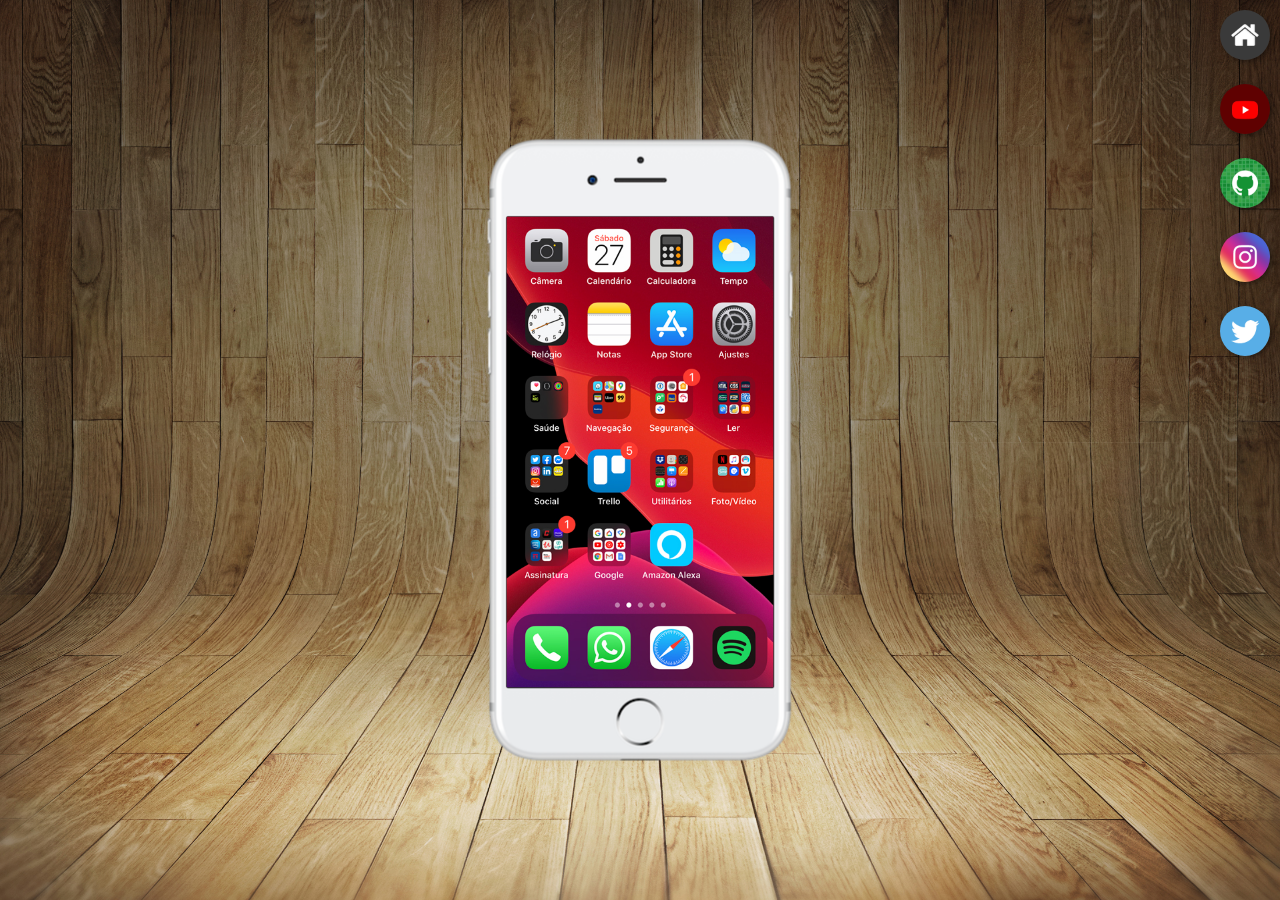
<file: index.html>
<!DOCTYPE html>
<html lang="pt-br">
<head>
    <meta charset="UTF-8">
    <meta http-equiv="X-UA-Compatible" content="IE=edge">
    <meta name="viewport" content="width=device-width, initial-scale=1.0">
    <title>Projeto Redes Sociais</title>
    <link rel="shortcut icon" href="favicon.ico" type="image/x-icon">
    <link rel="stylesheet" href="estilos/style.css">
</head>
<body>
    <main>
        <section id="telefone">
            <iframe src="home.html" name="tela" id="tela" frameborder="0">
                Seu navegador não é compatível com este recurso. =(
            </iframe>
        </section>
        <section id="redes">
            <a href="home.html" target="tela"><img src="imagens/logo-home.jpg" alt="Home"></a> <br>
            <a href="youtube.html" target="tela"><img src="imagens/logo-youtube.jpg" alt="Youtube"></a> <br>
            <a href="github.html" target="tela"><img src="imagens/logo-github.jpg" alt="GitHub"></a> <br>
            <a href="instagram.html" target="tela"><img src="imagens/logo-instagram.jpg" alt="Instagram"></a> <br>
            <a href="twitter.html" target="tela"><img src="imagens/logo-twitter.jpg" alt="Twitter"></a>
        </section>
    </main>
</body>
</html>
</file>
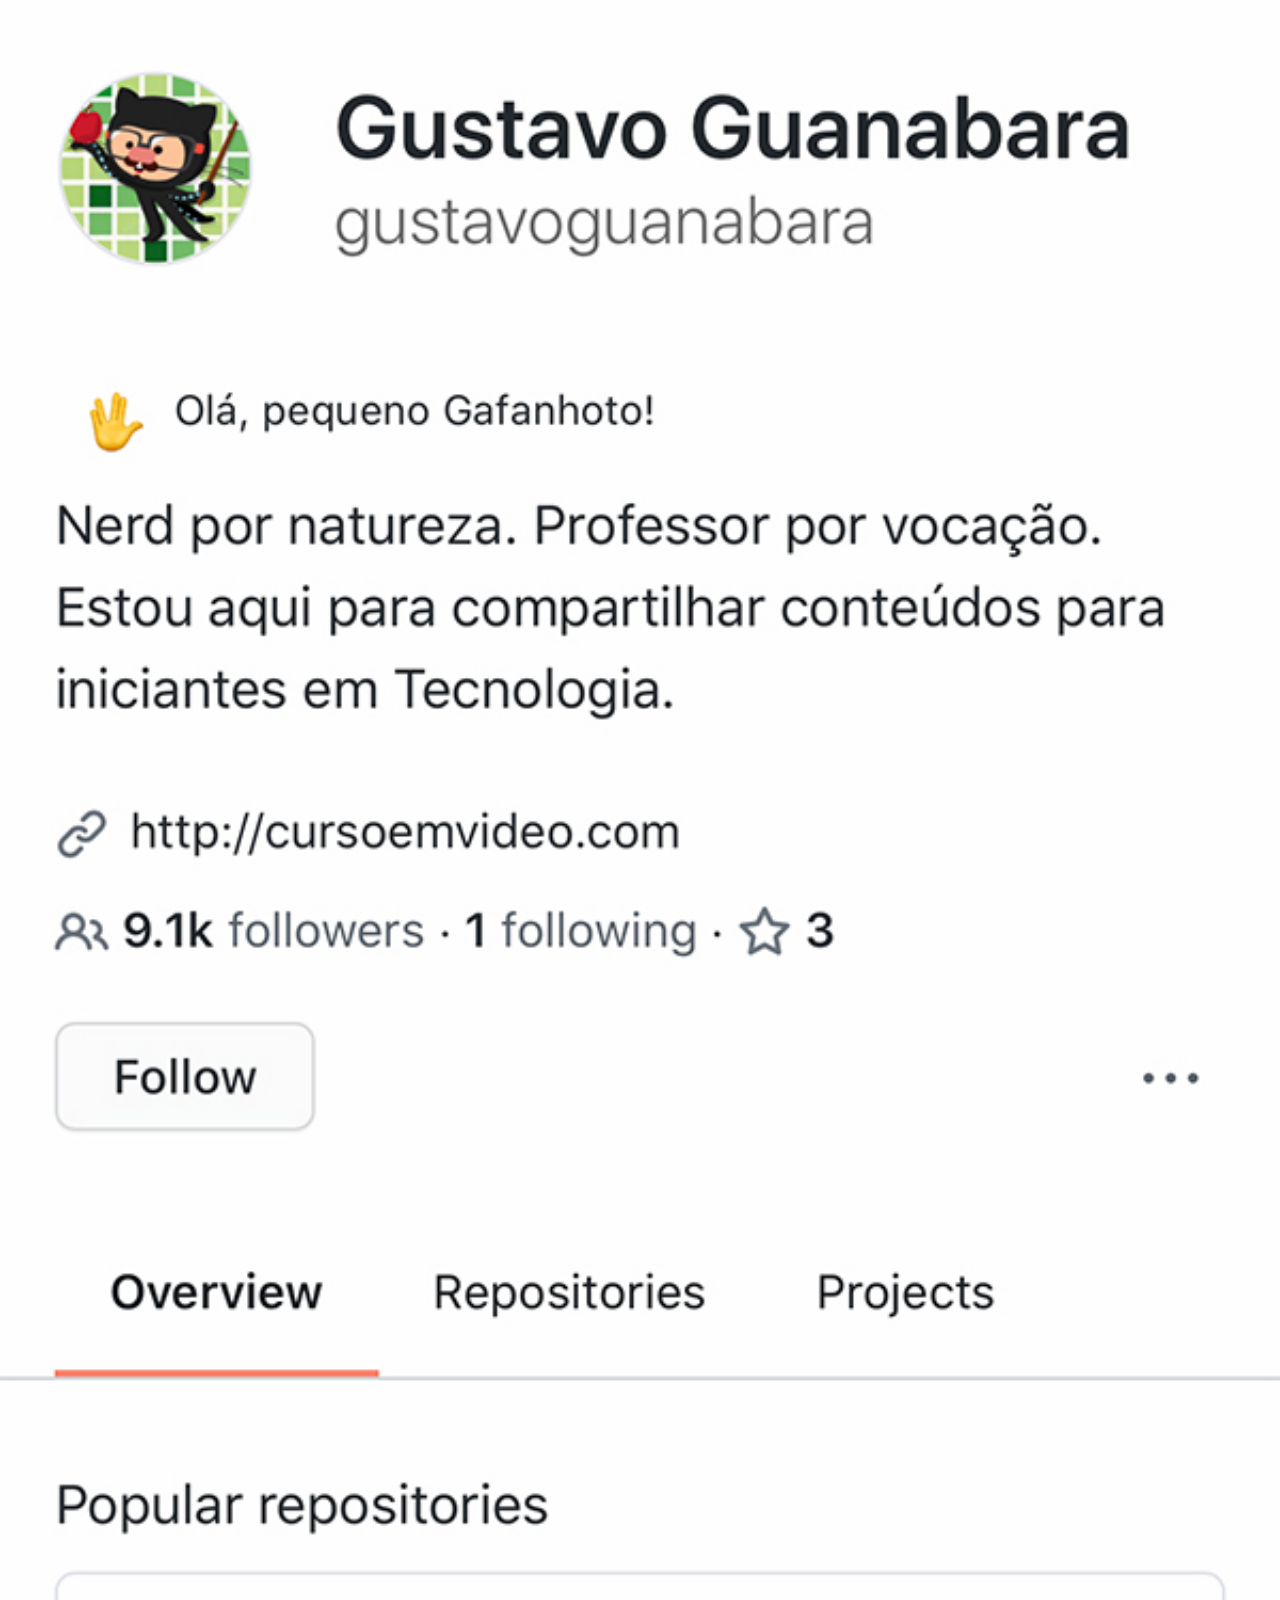
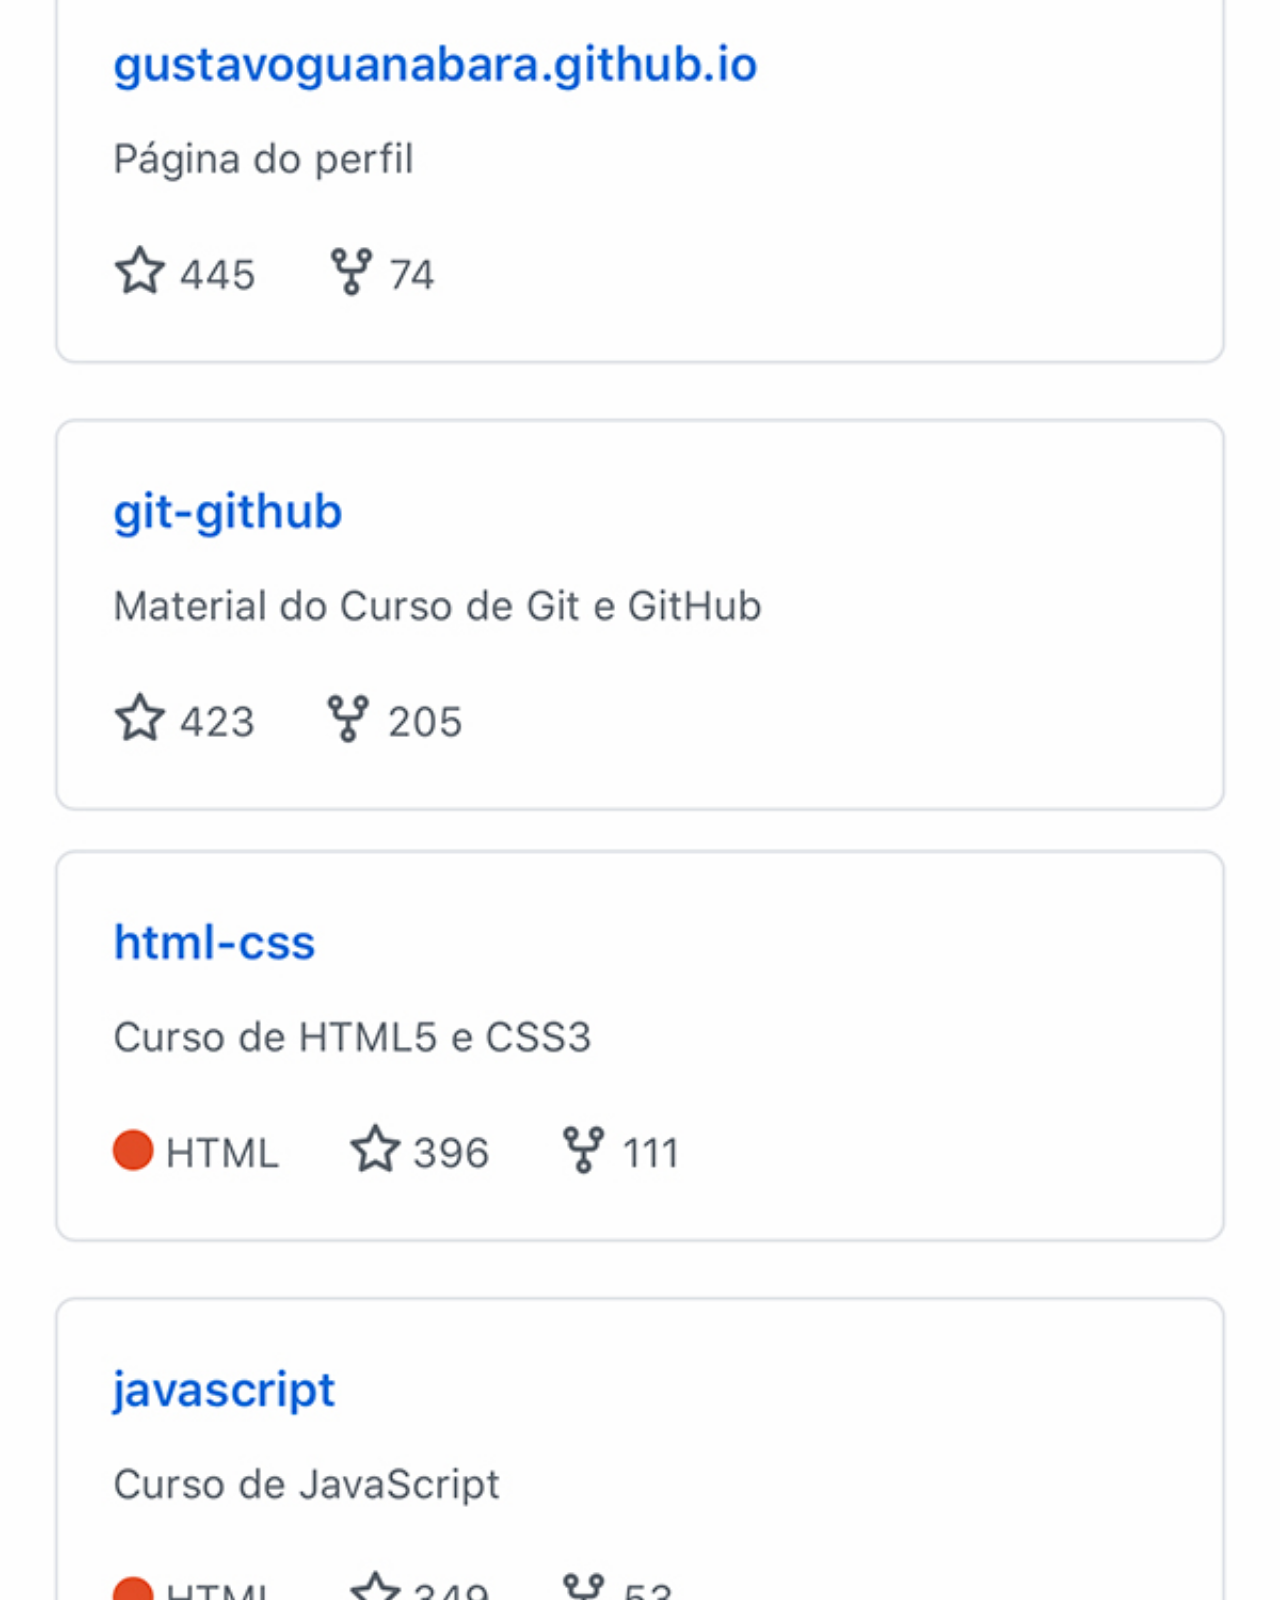
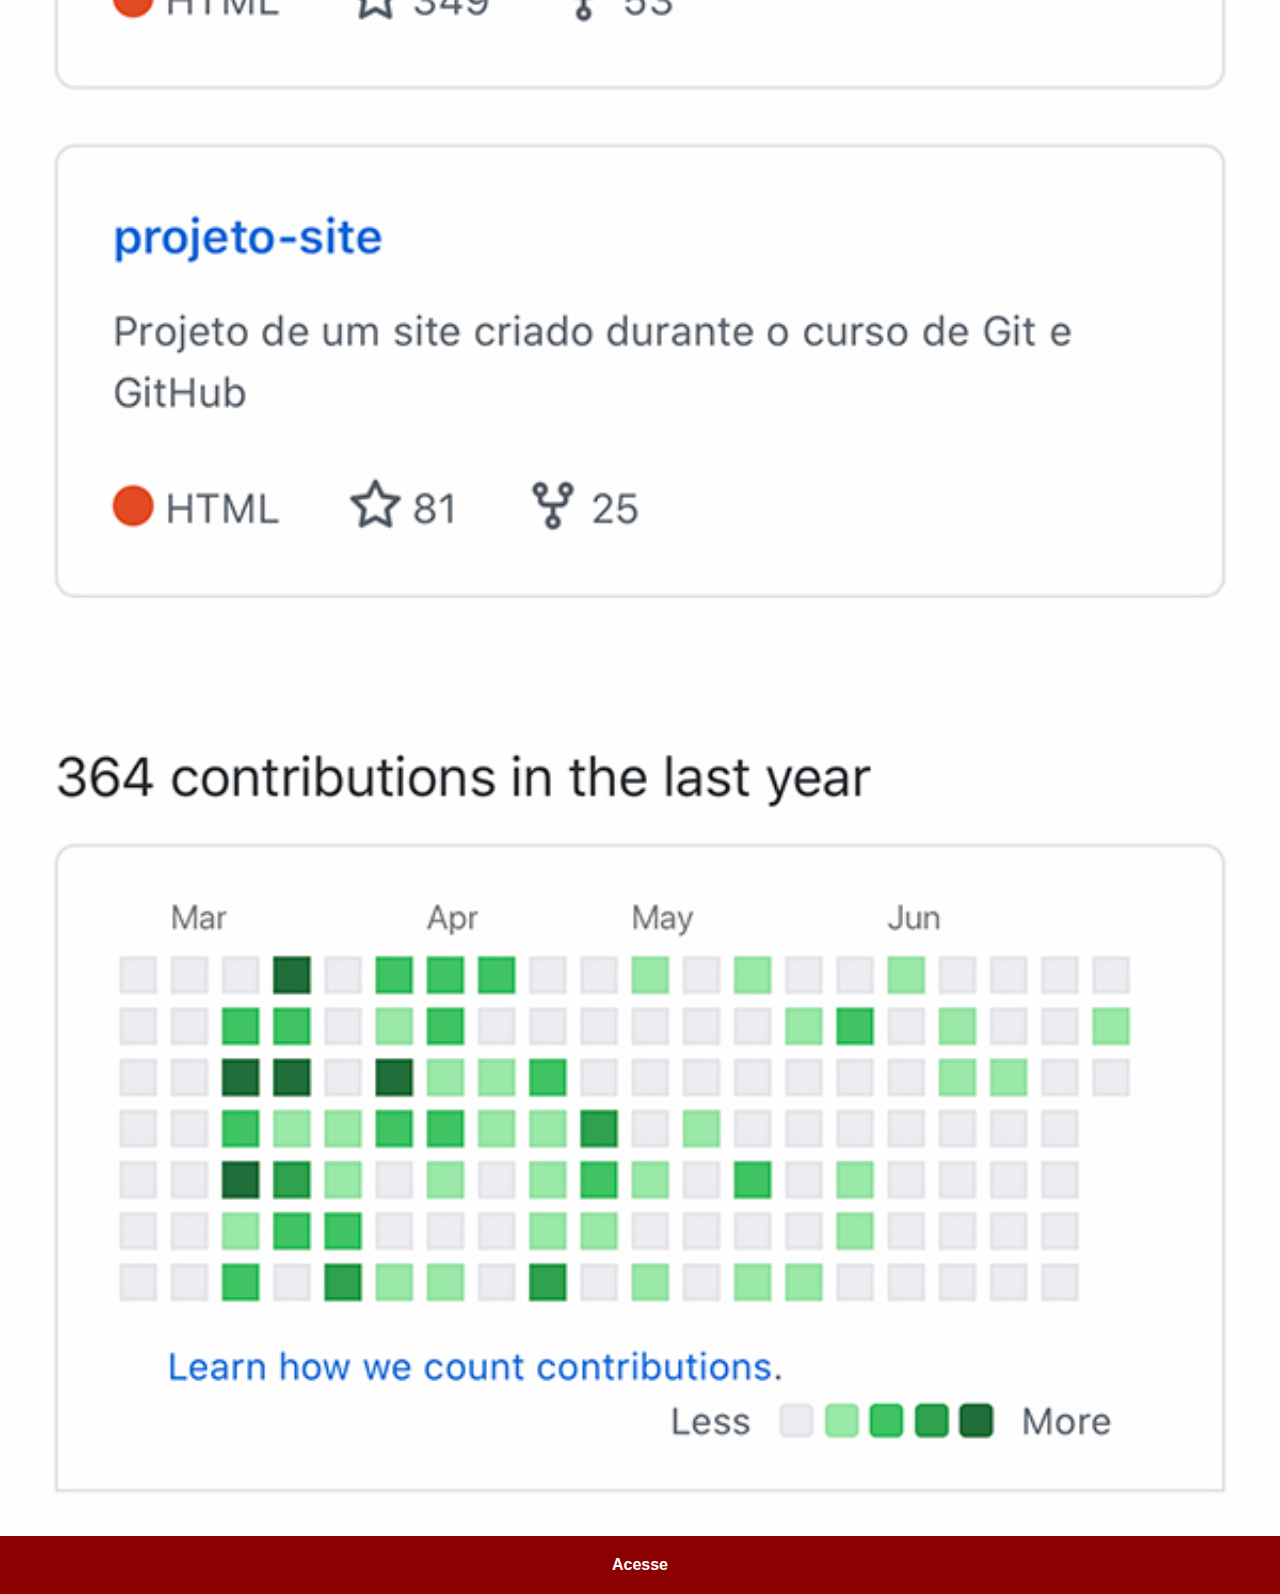
<file: github.html>
<!DOCTYPE html>
<html lang="pt-br">
<head>
    <meta charset="UTF-8">
    <meta http-equiv="X-UA-Compatible" content="IE=edge">
    <meta name="viewport" content="width=device-width, initial-scale=1.0">
    <title>GitHub</title>
    <link rel="stylesheet" href="estilos/social.css">
</head>
<body>
    <img src="imagens/tela-github.jpg" alt="GitHub">
    <a href="https://github.com/gustavoguanabara/" target="_blank">Acesse</a>
</body>
</html>
</file>
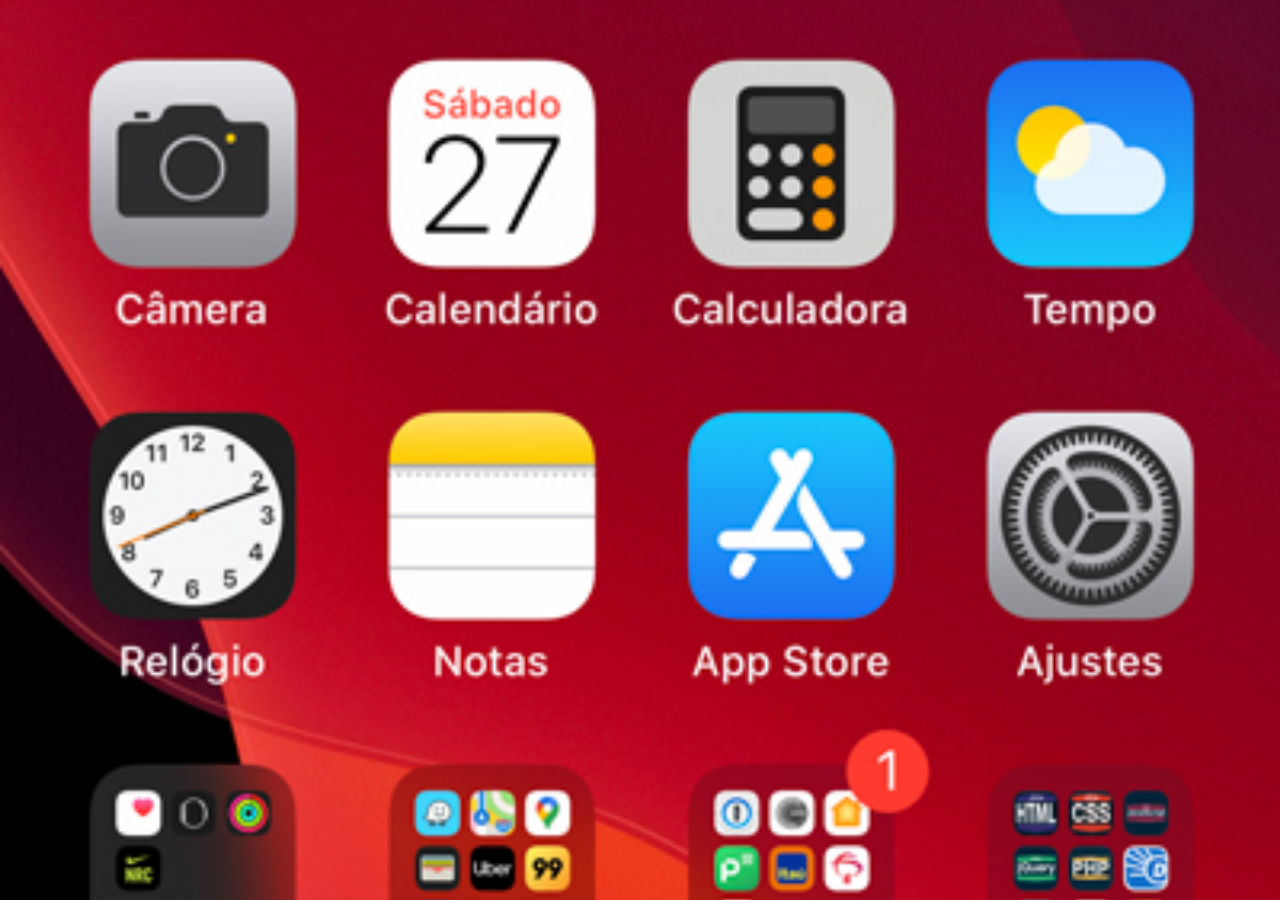
<file: home.html>
<!DOCTYPE html>
<html lang="pt-br">
<head>
    <meta charset="UTF-8">
    <meta http-equiv="X-UA-Compatible" content="IE=edge">
    <meta name="viewport" content="width=device-width, initial-scale=1.0">
    <title>Document</title>
    <style>
        * {
            margin: 0px;
            padding: 0px;
        }

        body {
            width: 100vw;
            height: 100vh;
            background: black url(imagens/tela-home.jpg) no-repeat top center;
            background-size: cover;
        }
    </style>
</head>
<body>
    
</body>
</html>
</file>
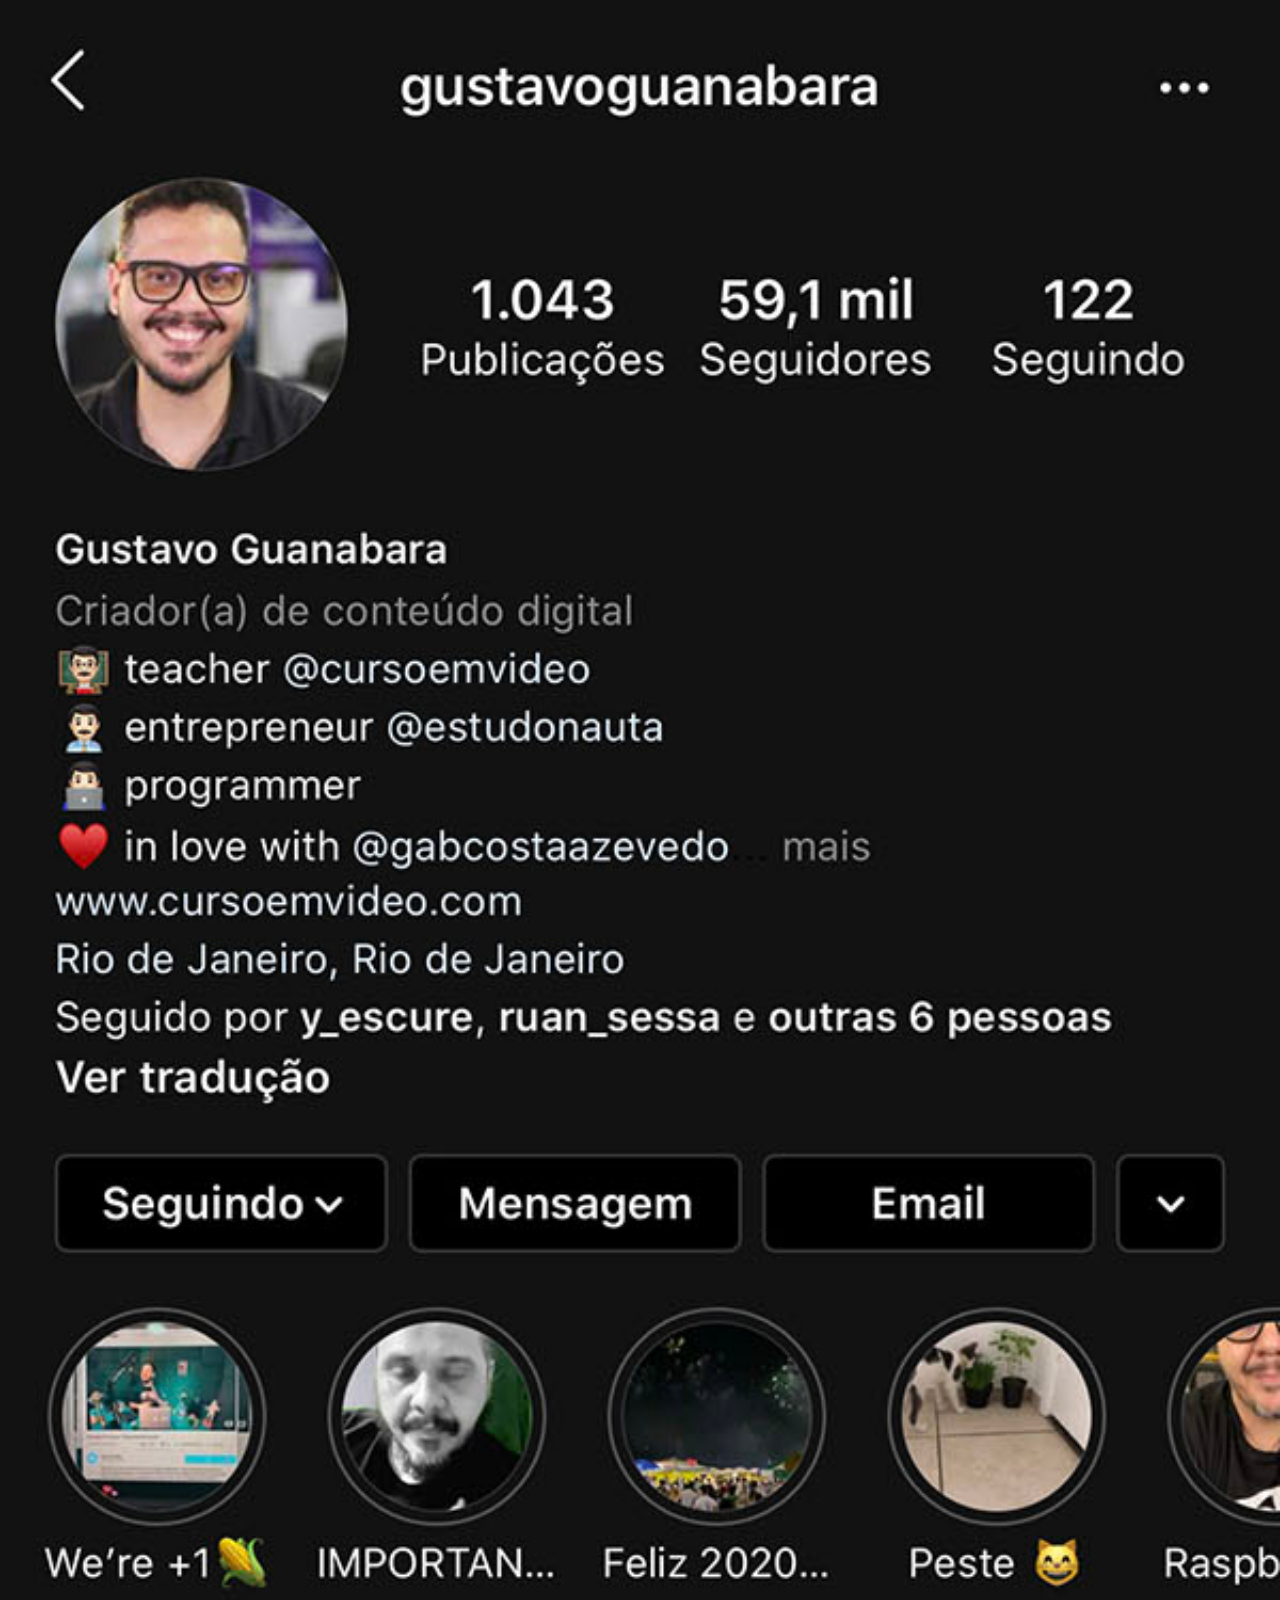
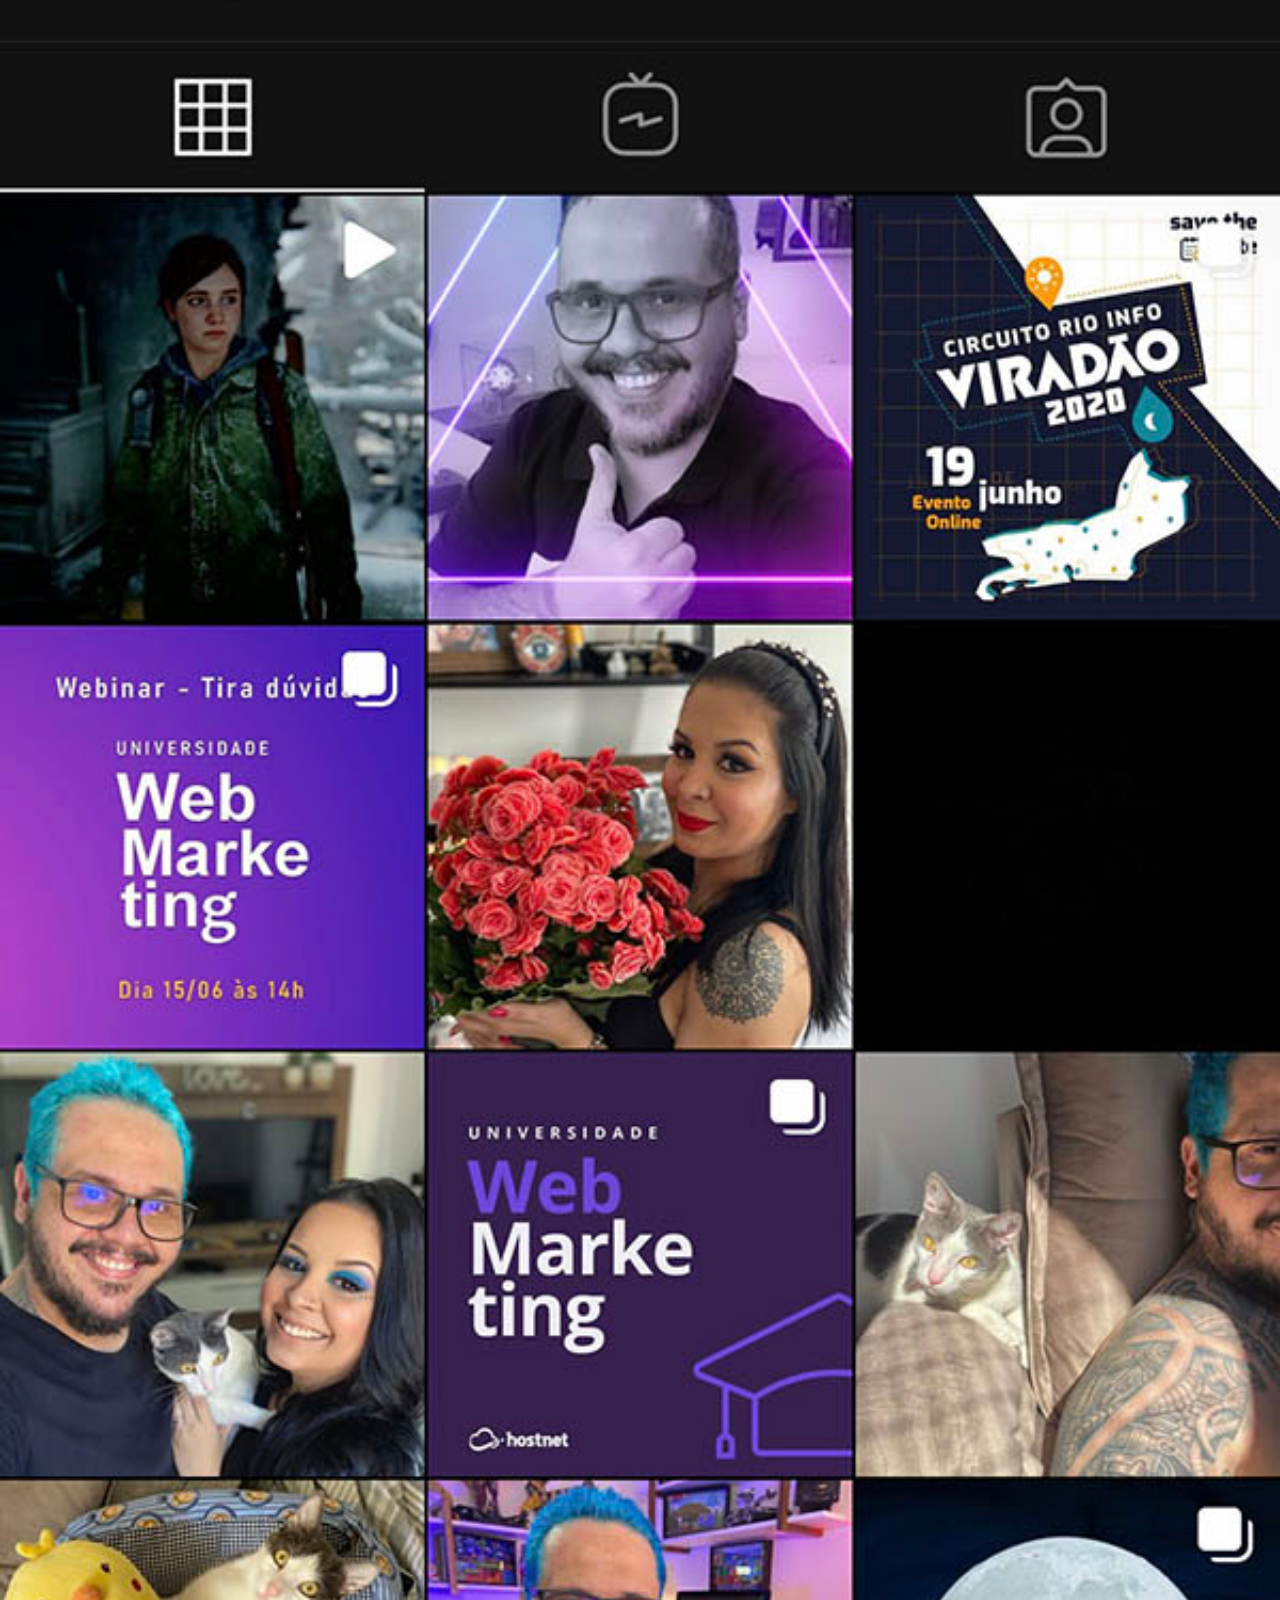
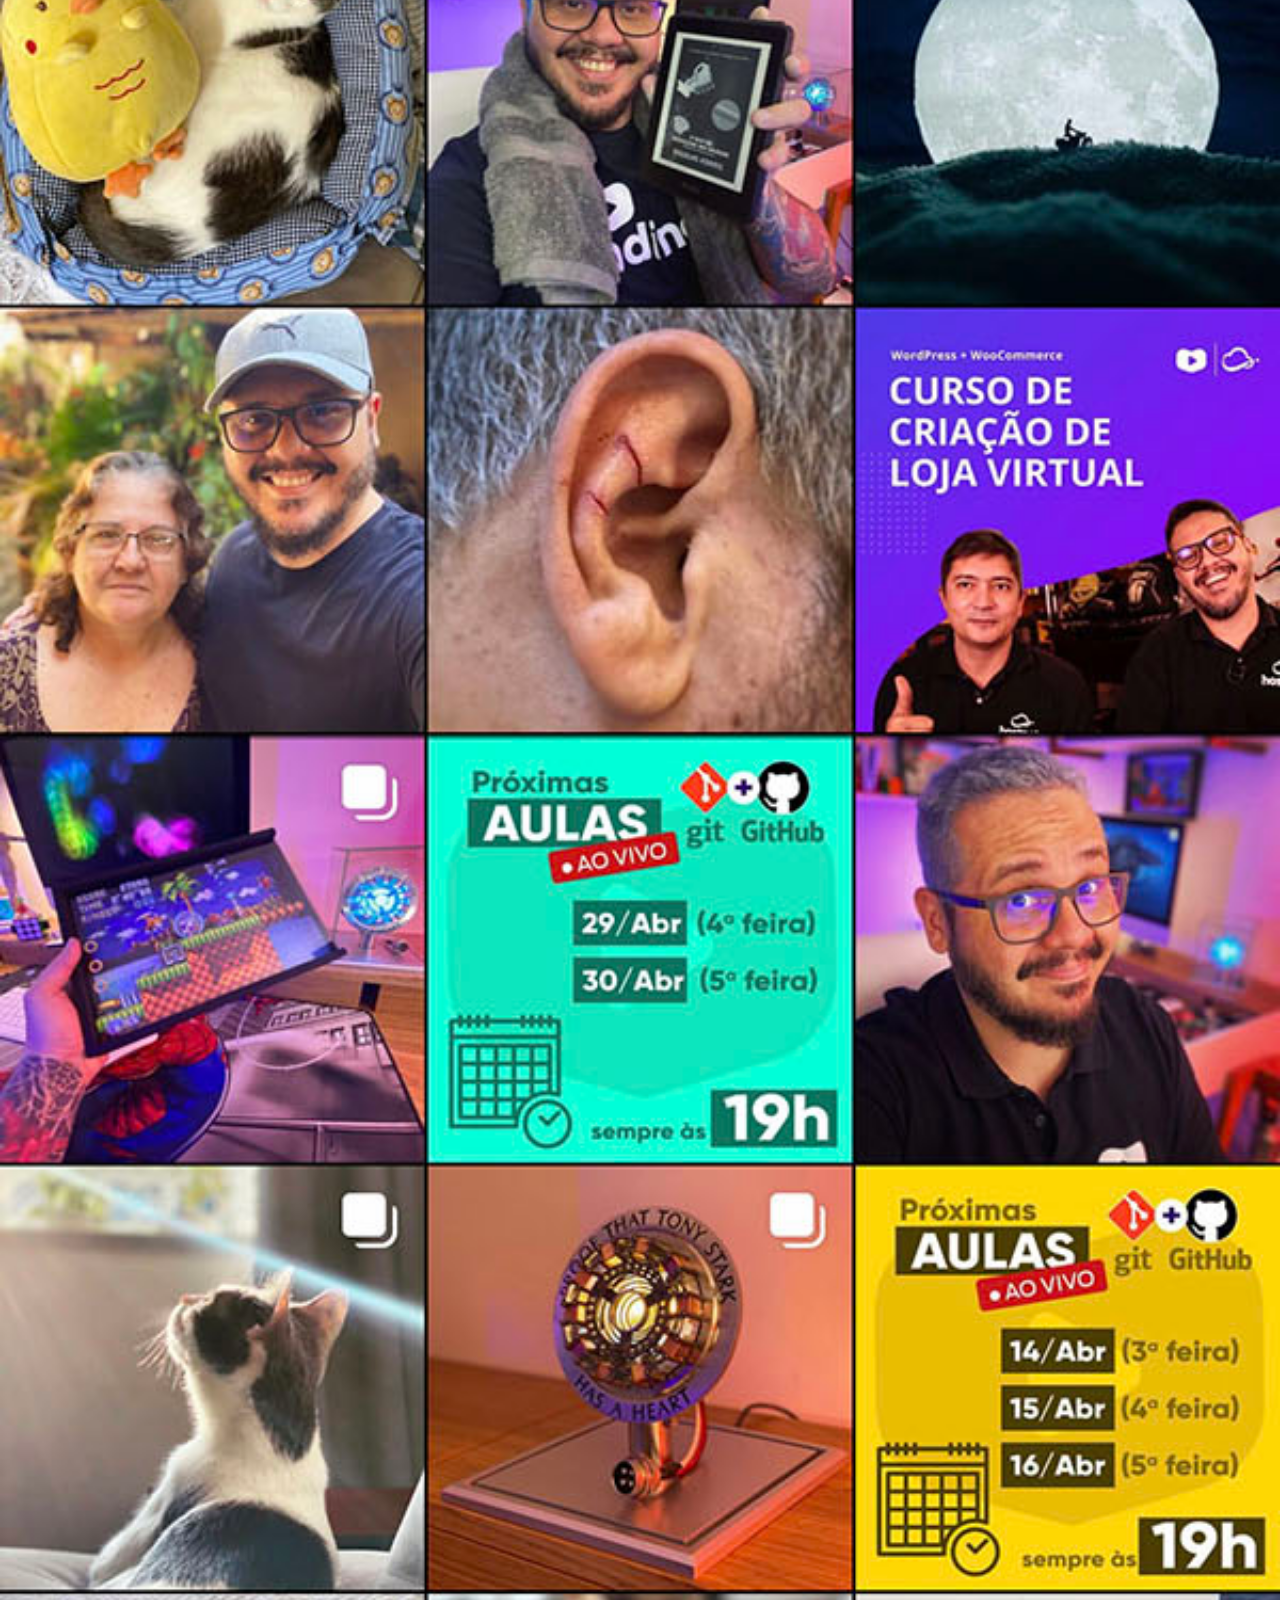
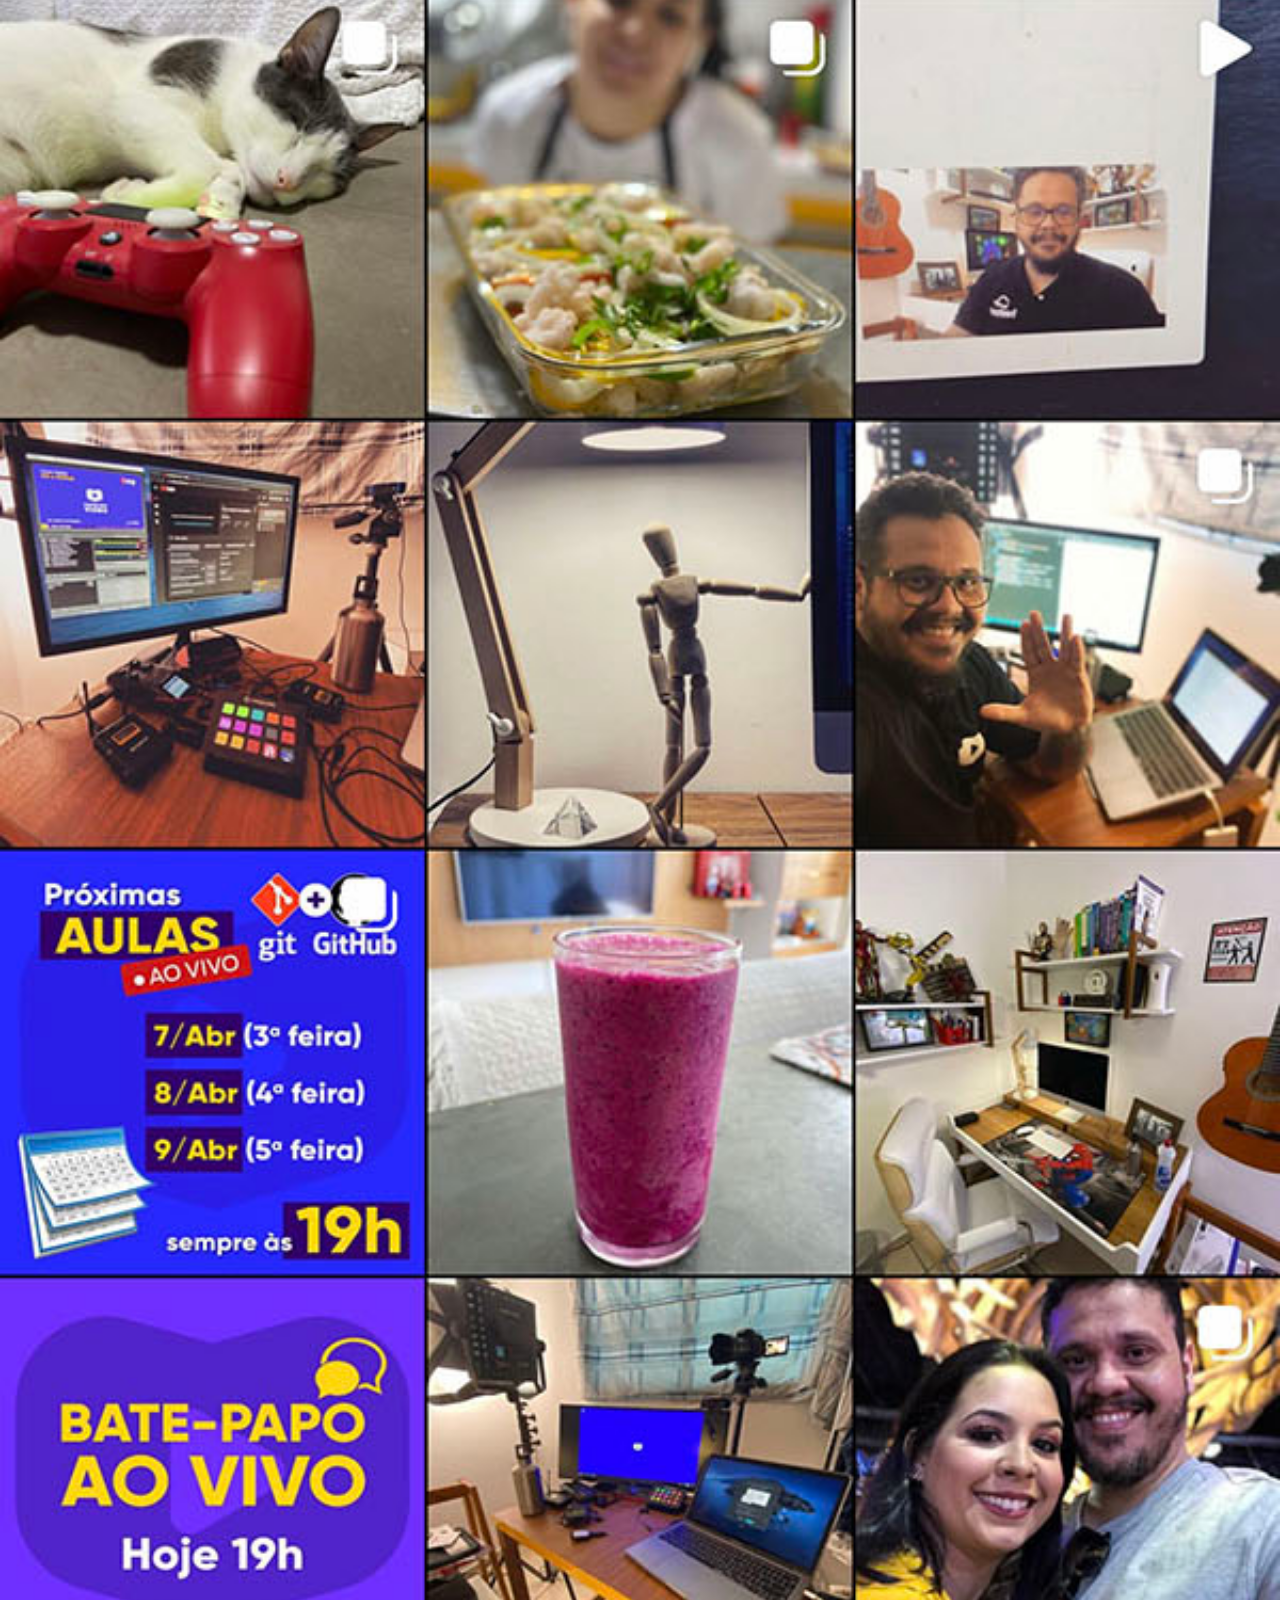
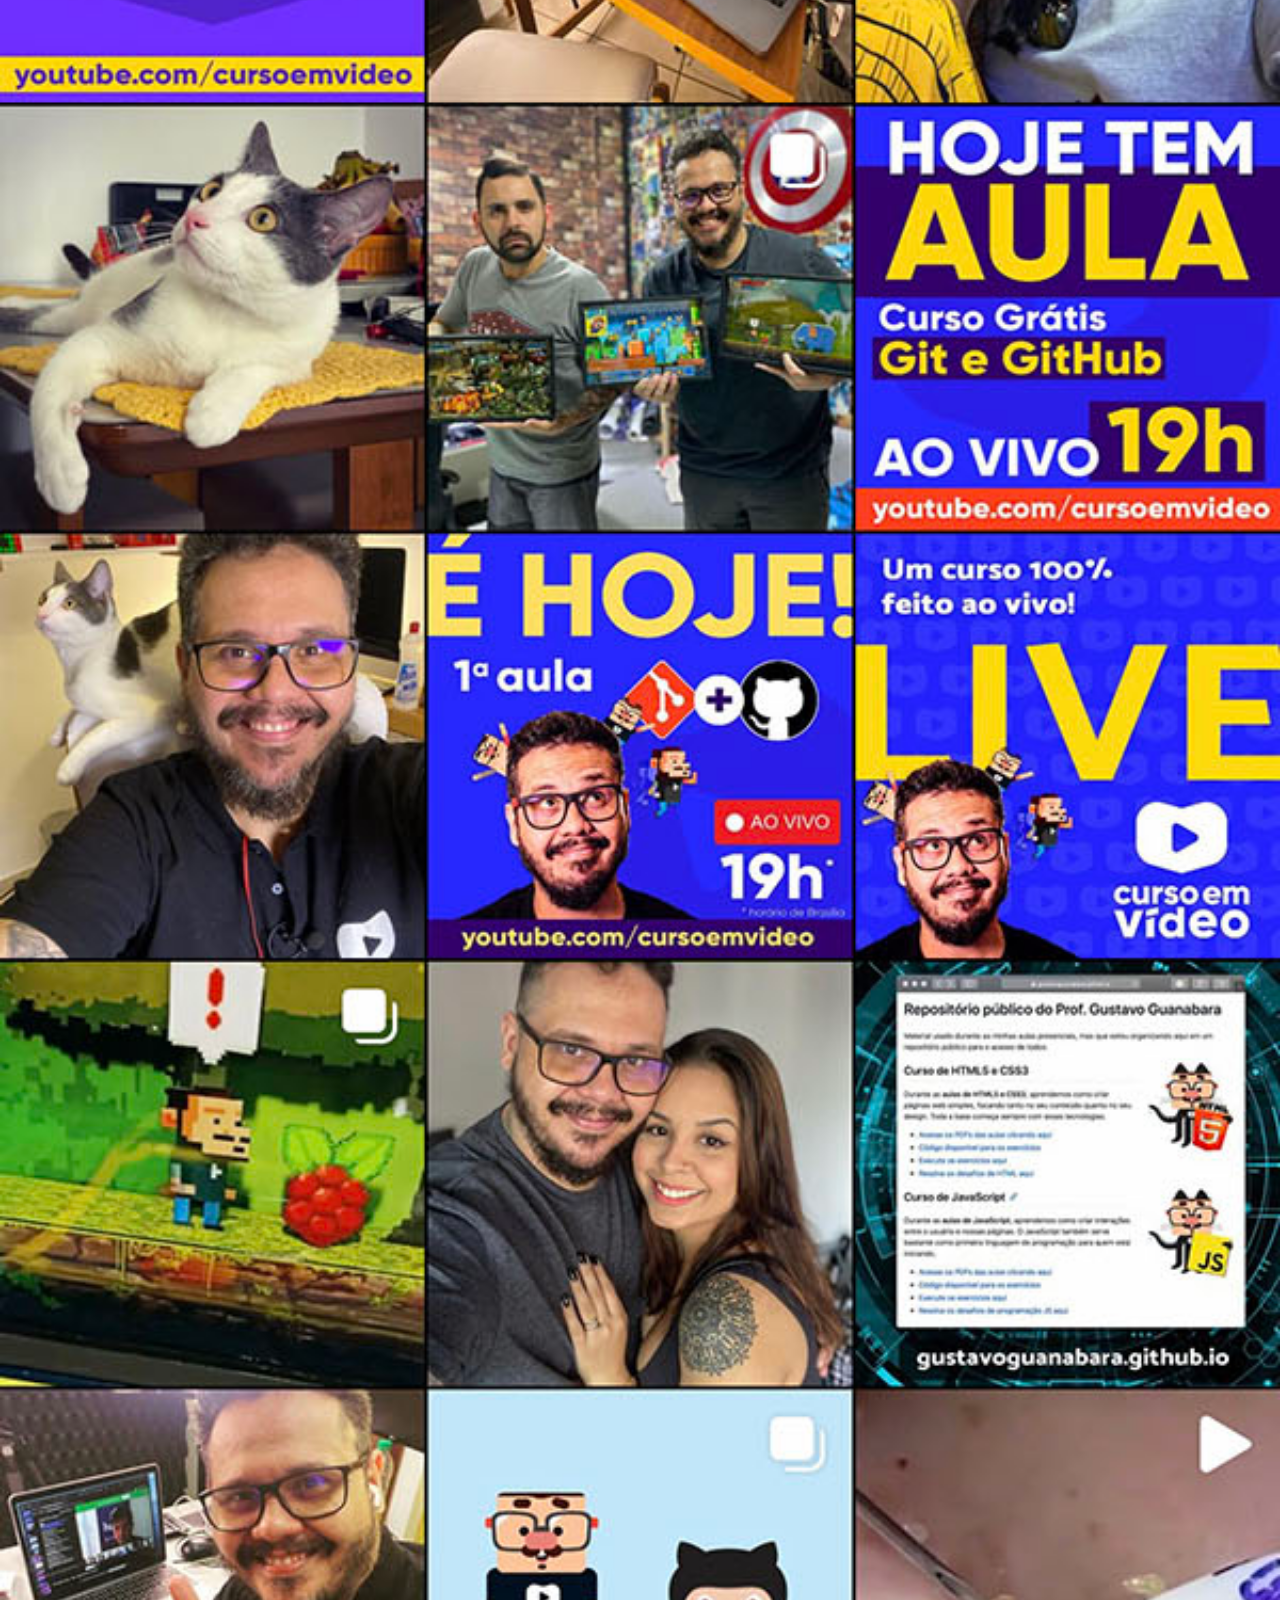
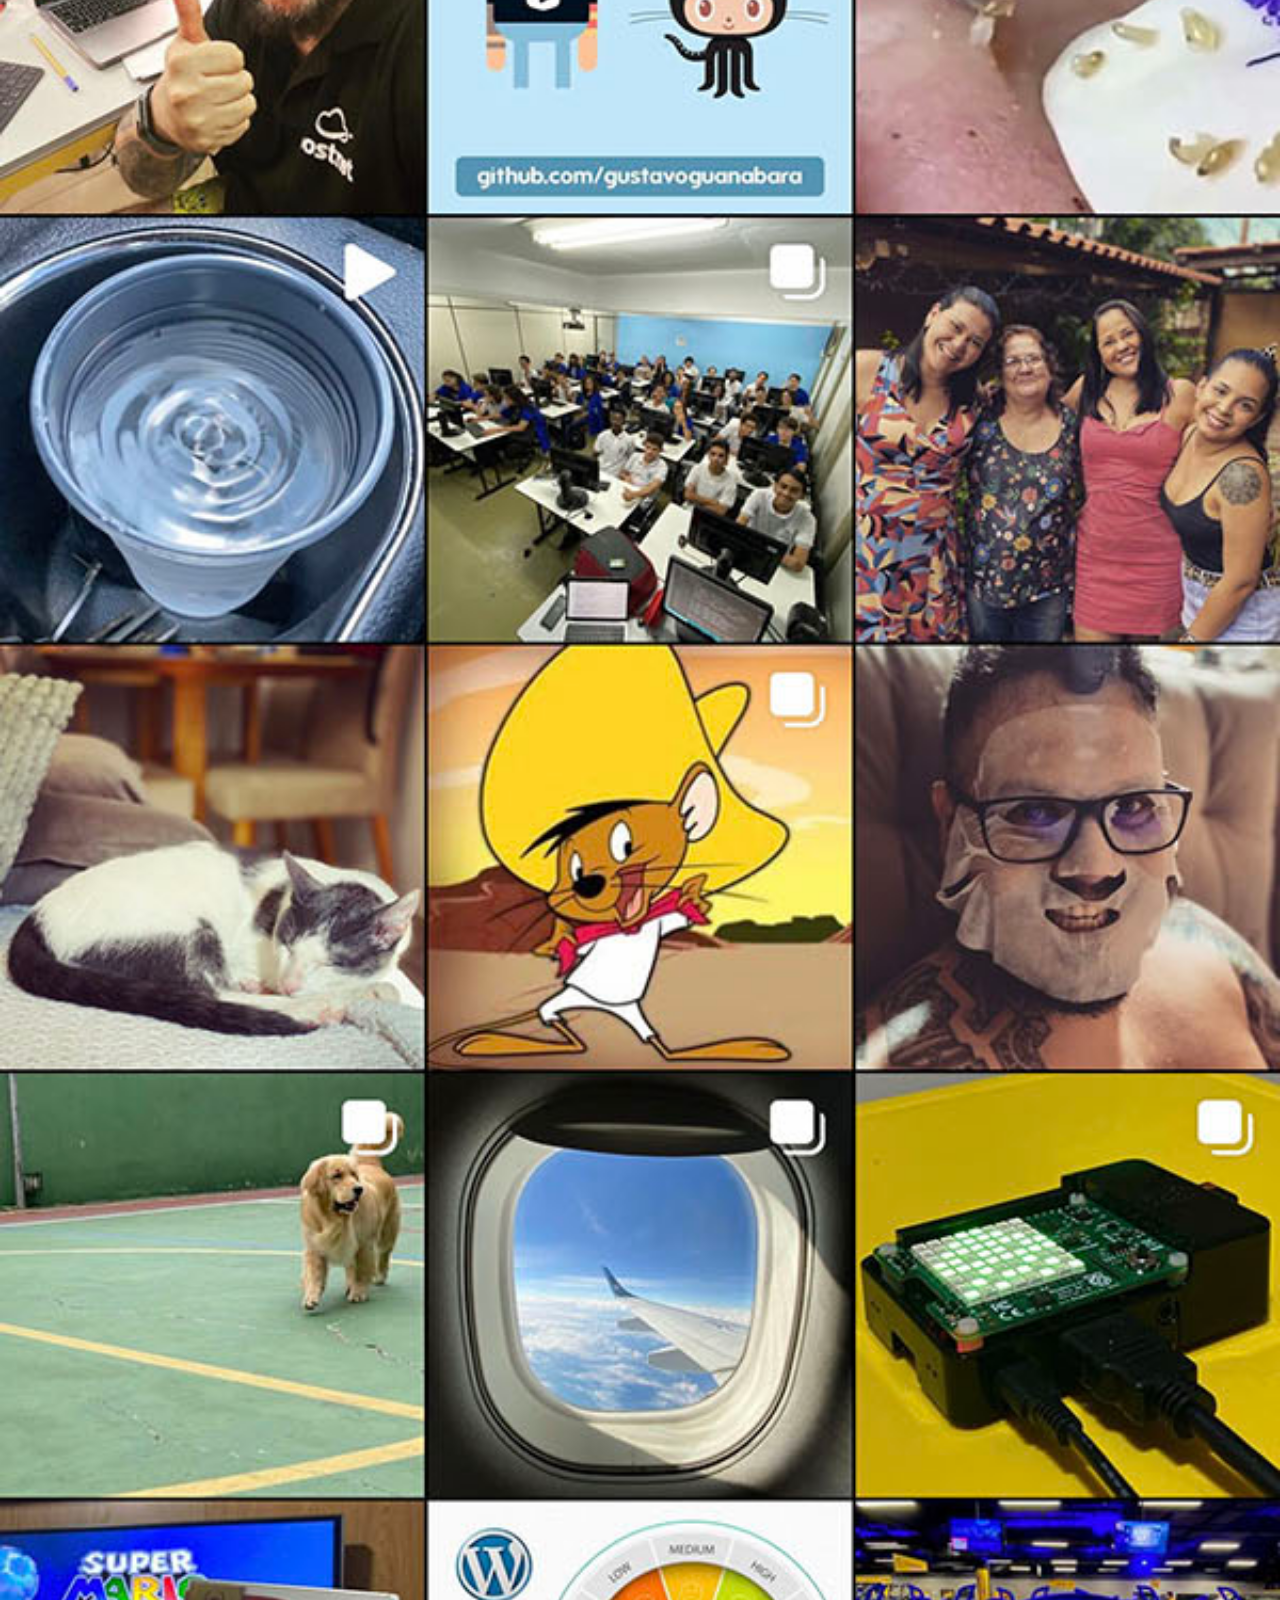
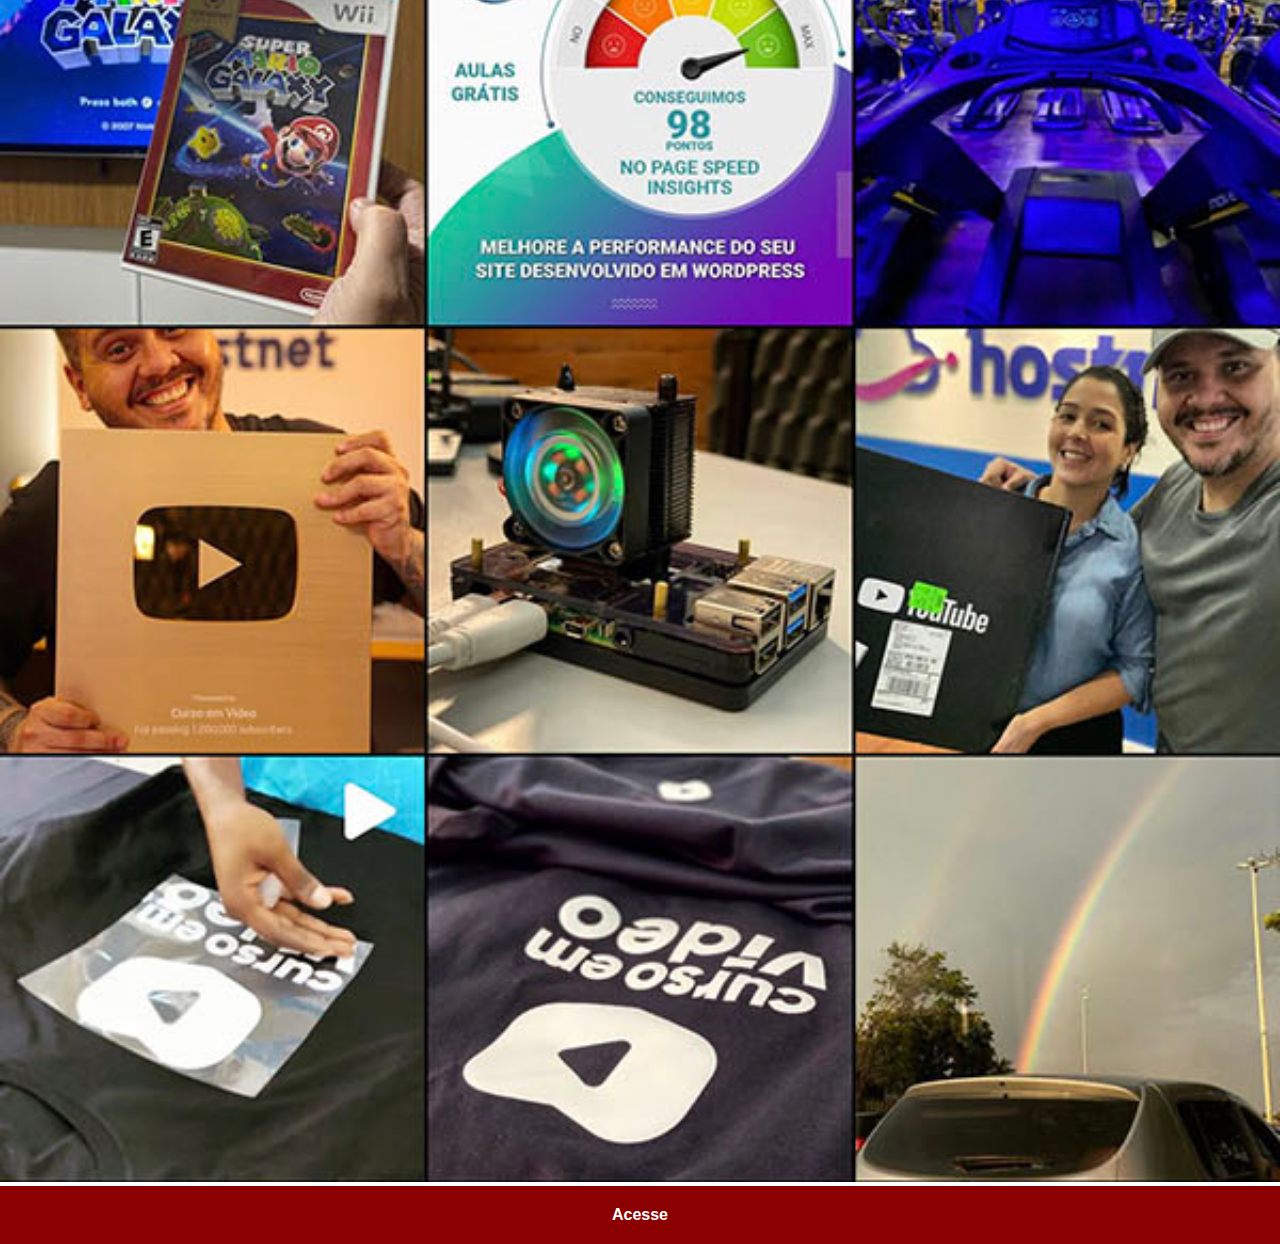
<file: instagram.html>
<!DOCTYPE html>
<html lang="pt-br">
<head>
    <meta charset="UTF-8">
    <meta http-equiv="X-UA-Compatible" content="IE=edge">
    <meta name="viewport" content="width=device-width, initial-scale=1.0">
    <title>Instagram</title>
    <link rel="stylesheet" href="estilos/social.css">
</head>
<body>
    <img src="imagens/tela-instagram.jpg" alt="Instagram">
    <a href="www.instagram.com/gustavoguanabara" target="_blank">Acesse</a>
</body>
</html>
</file>
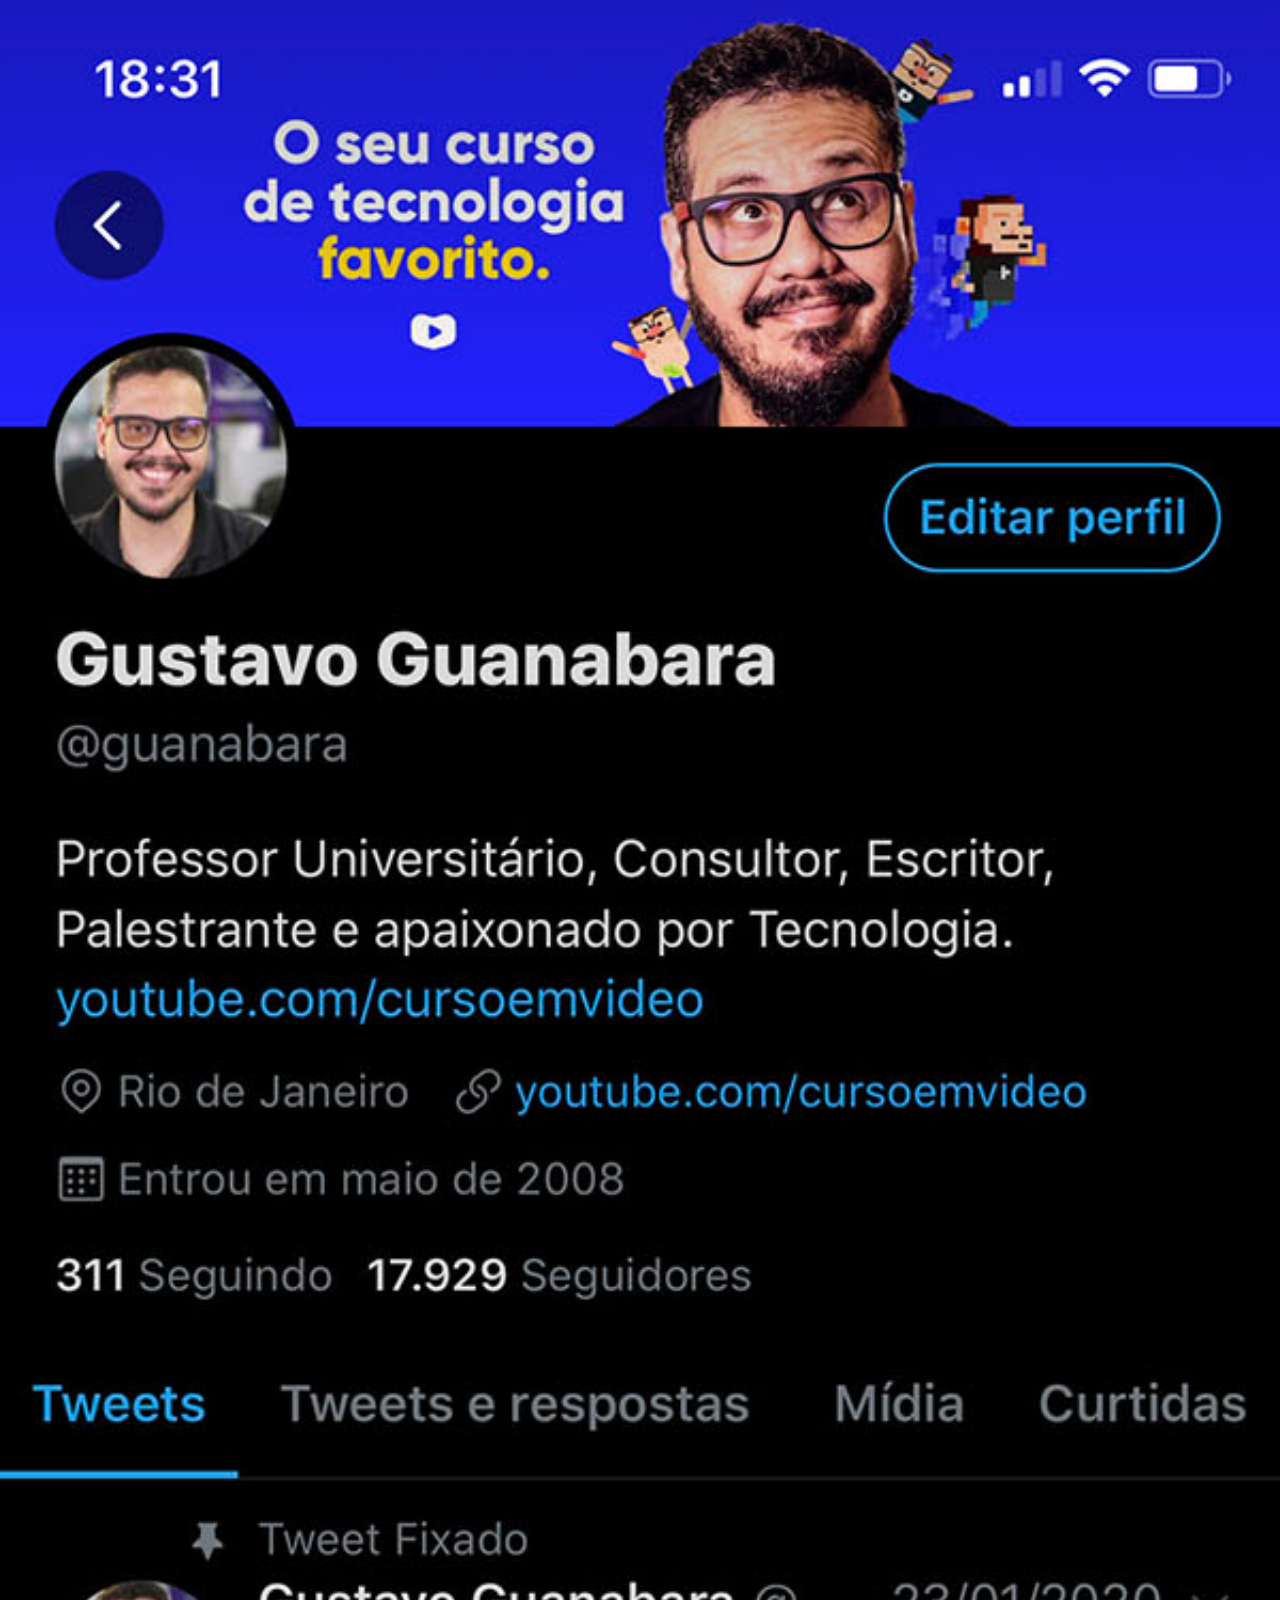
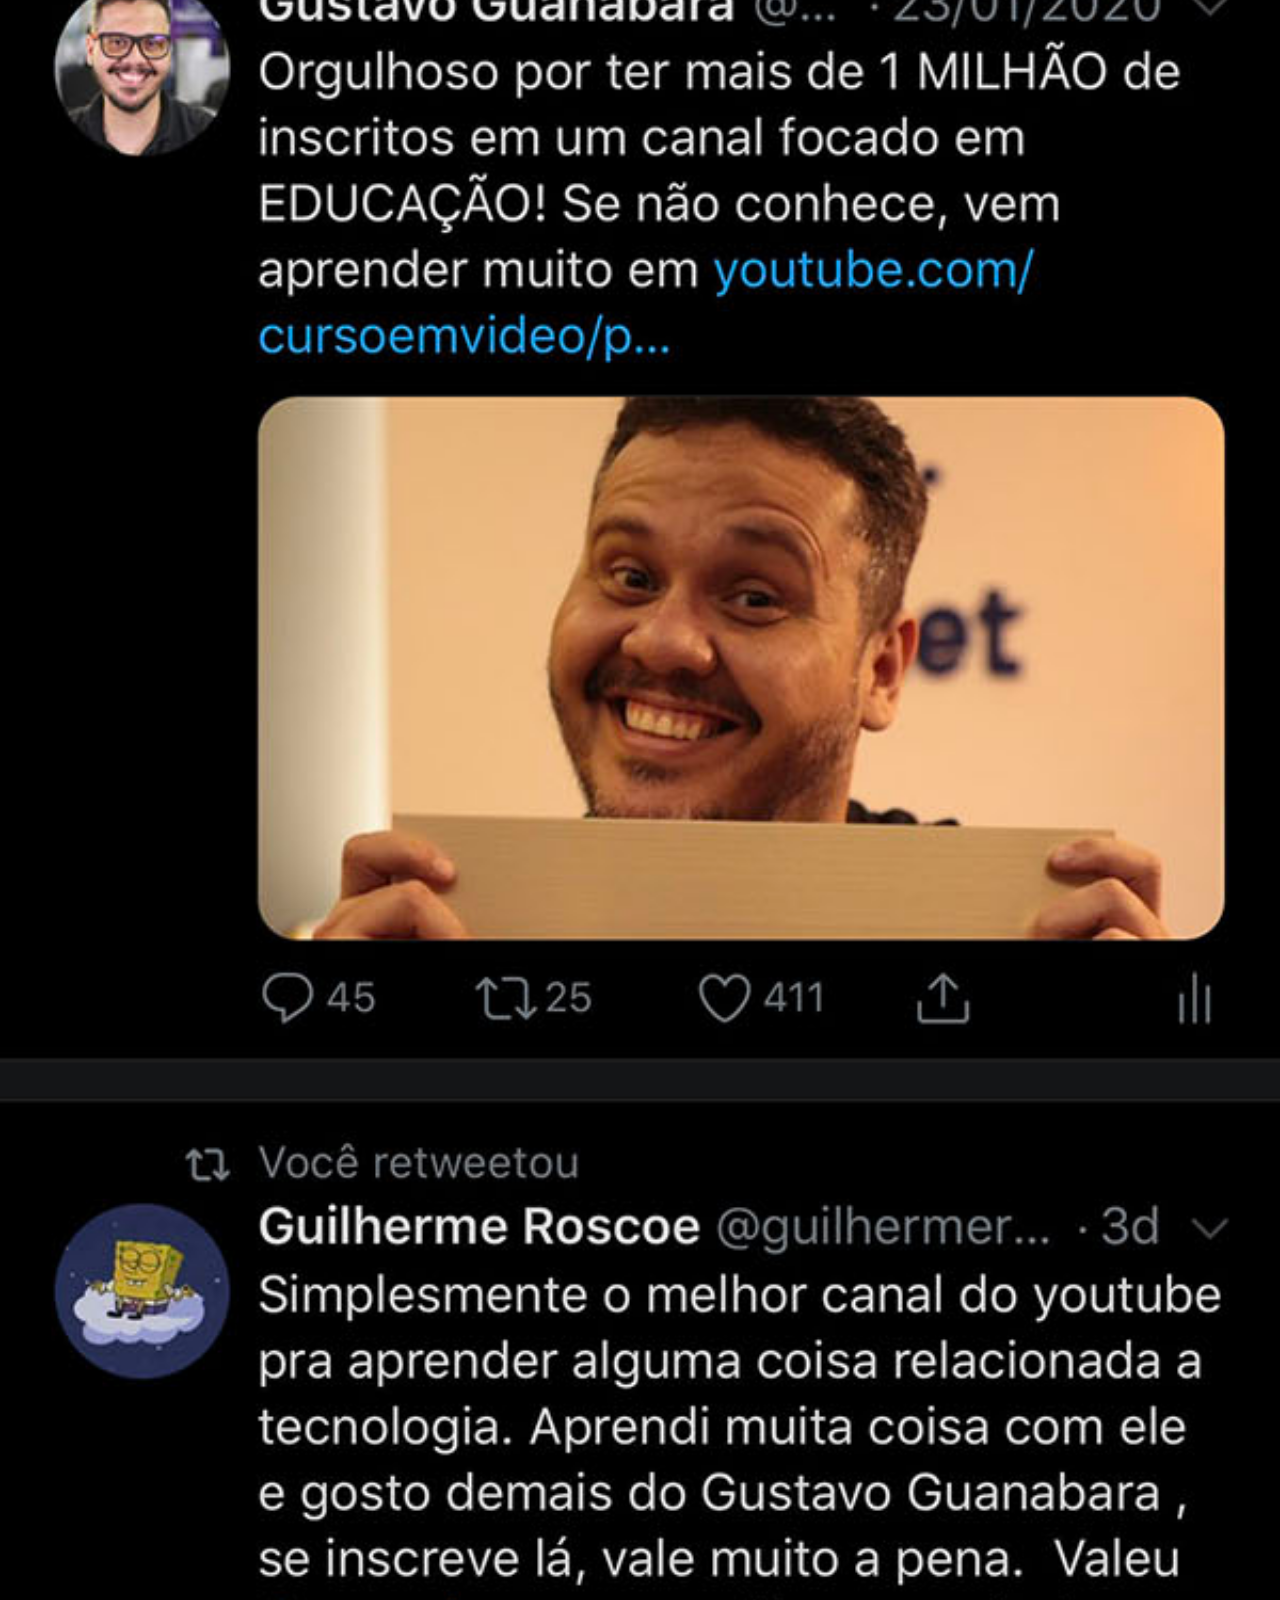
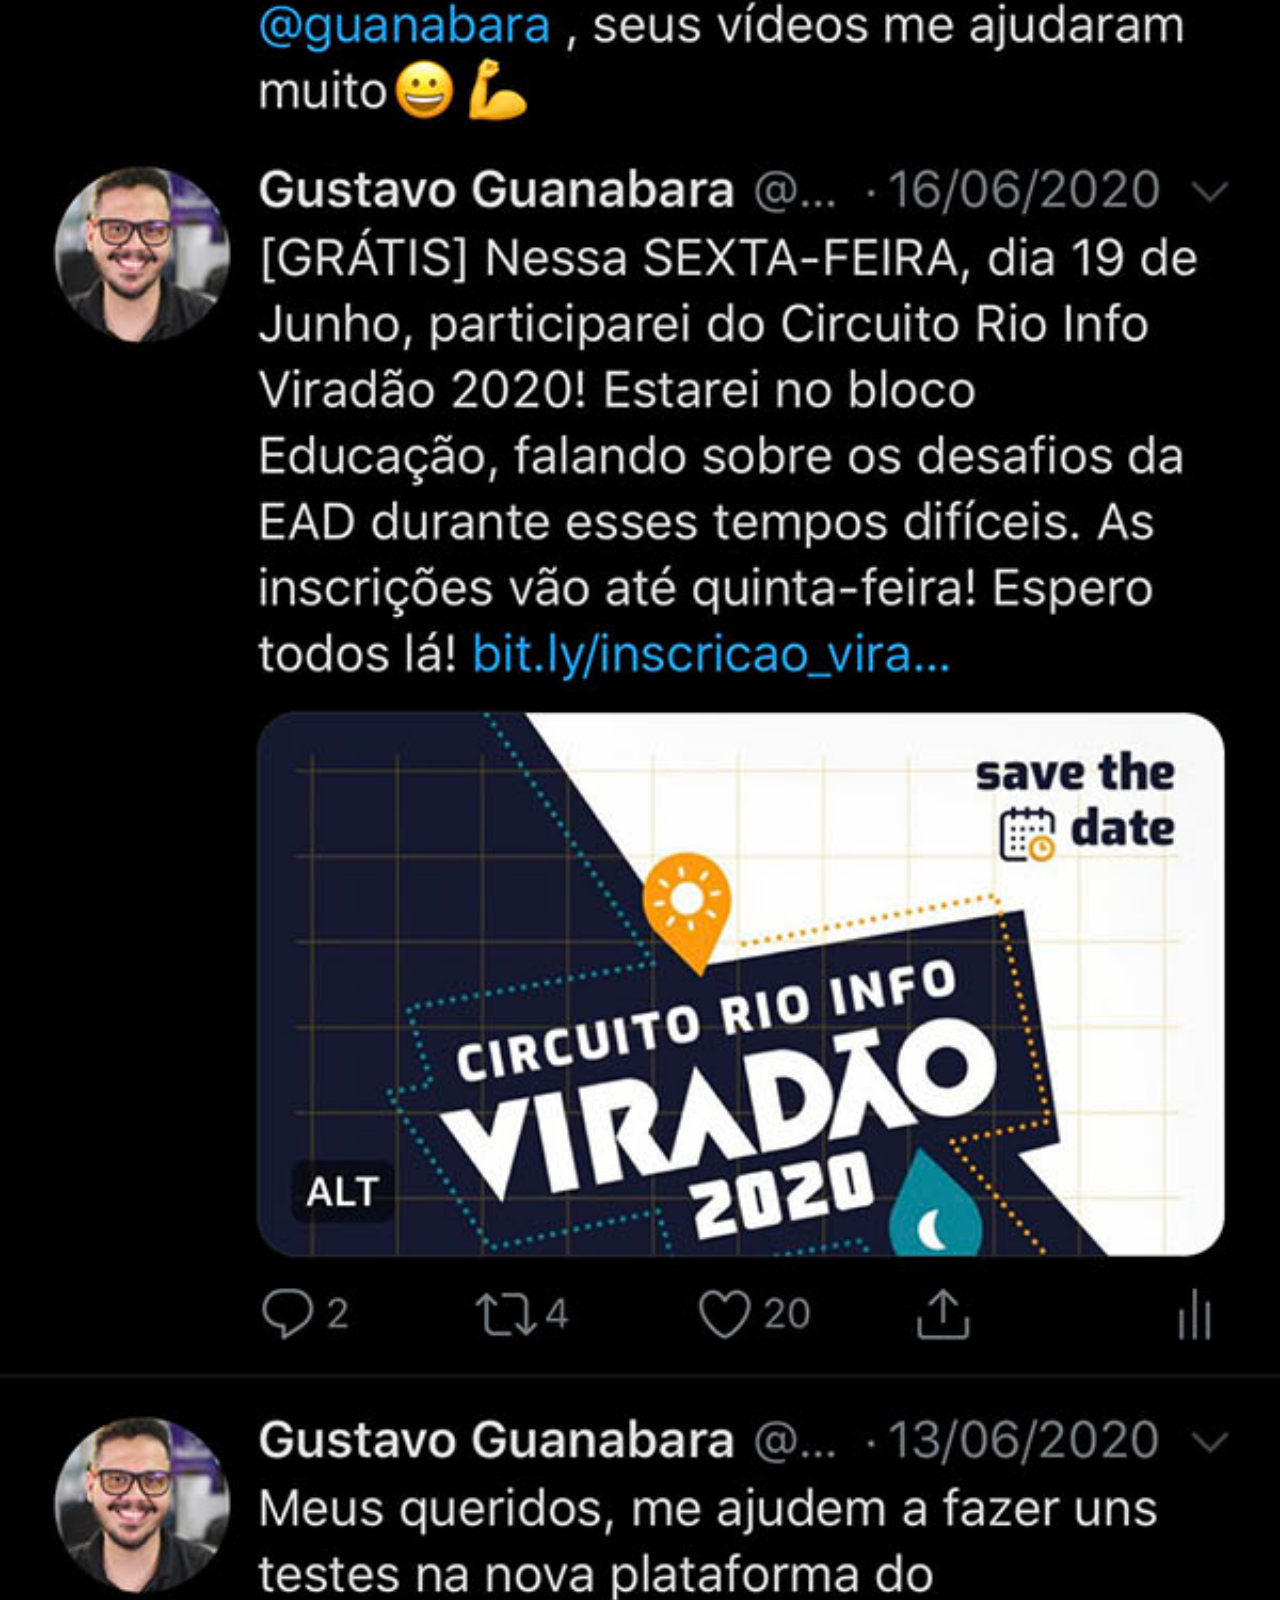
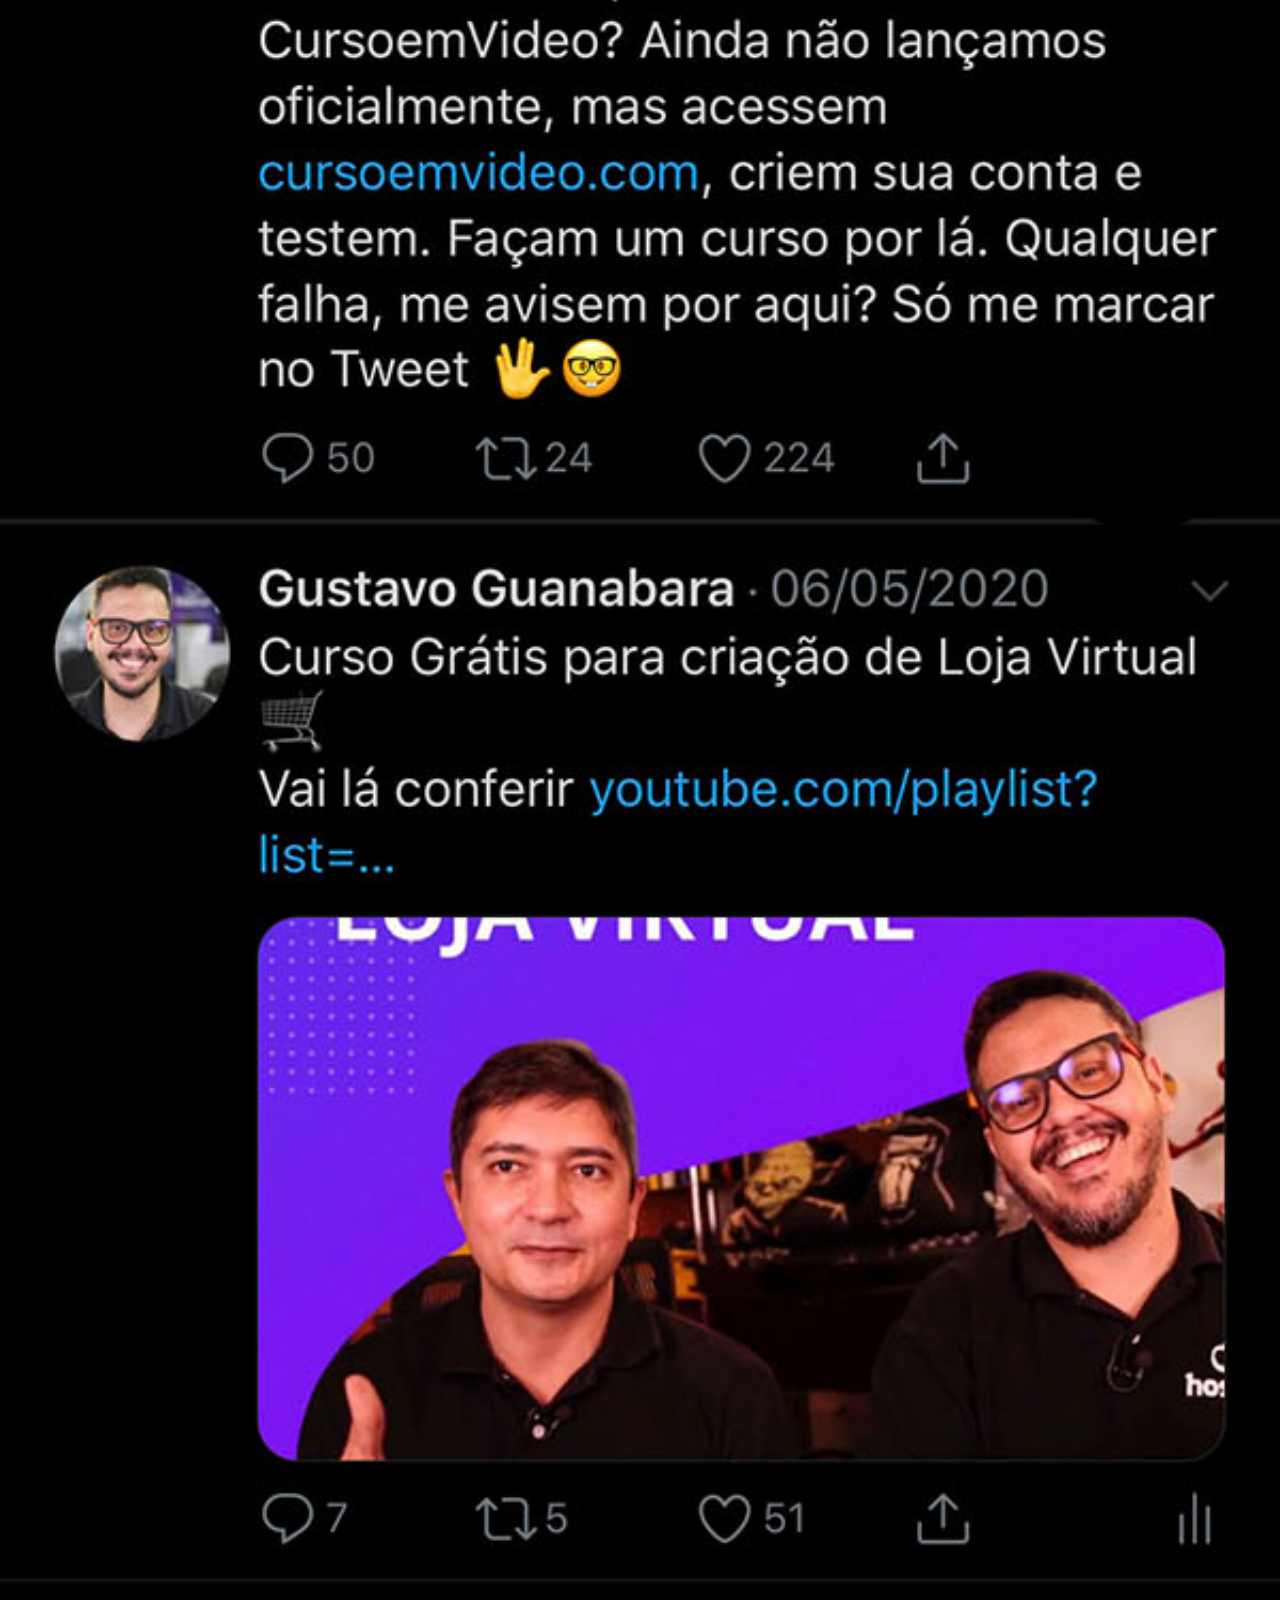
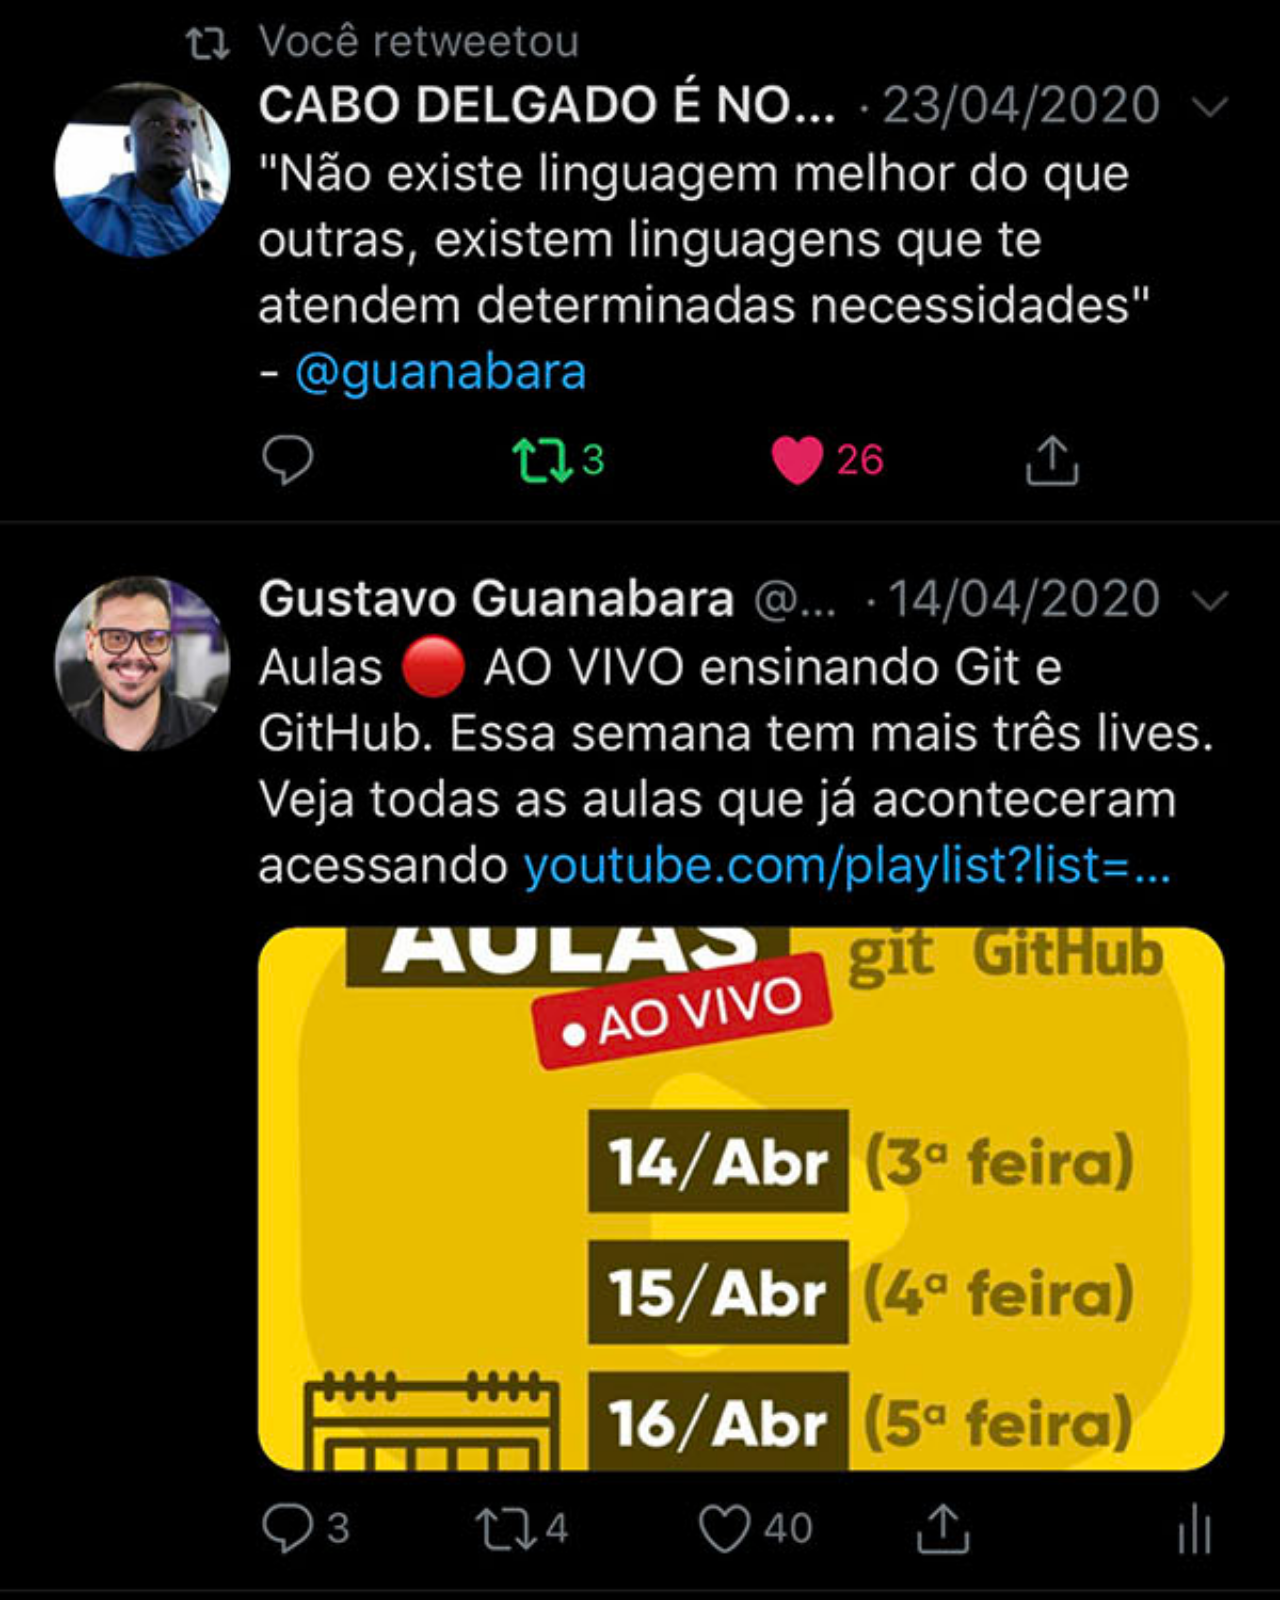
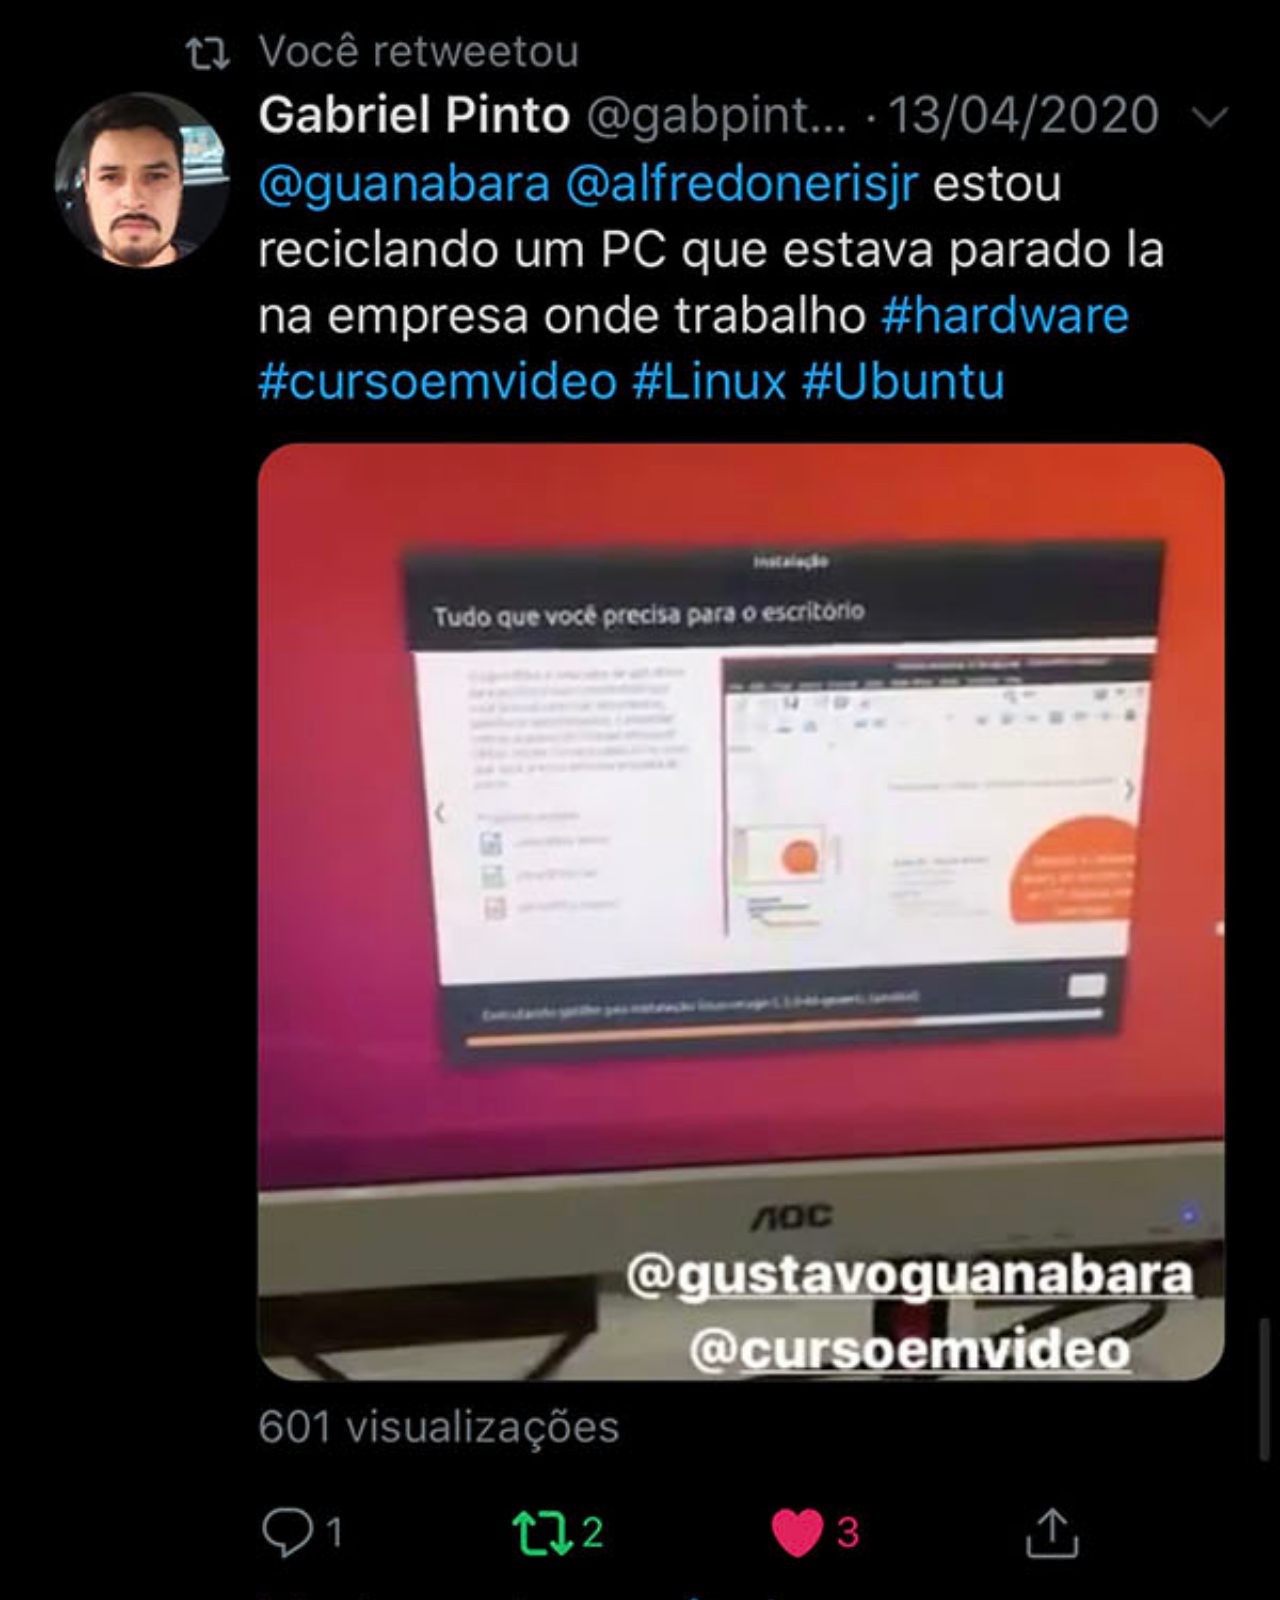
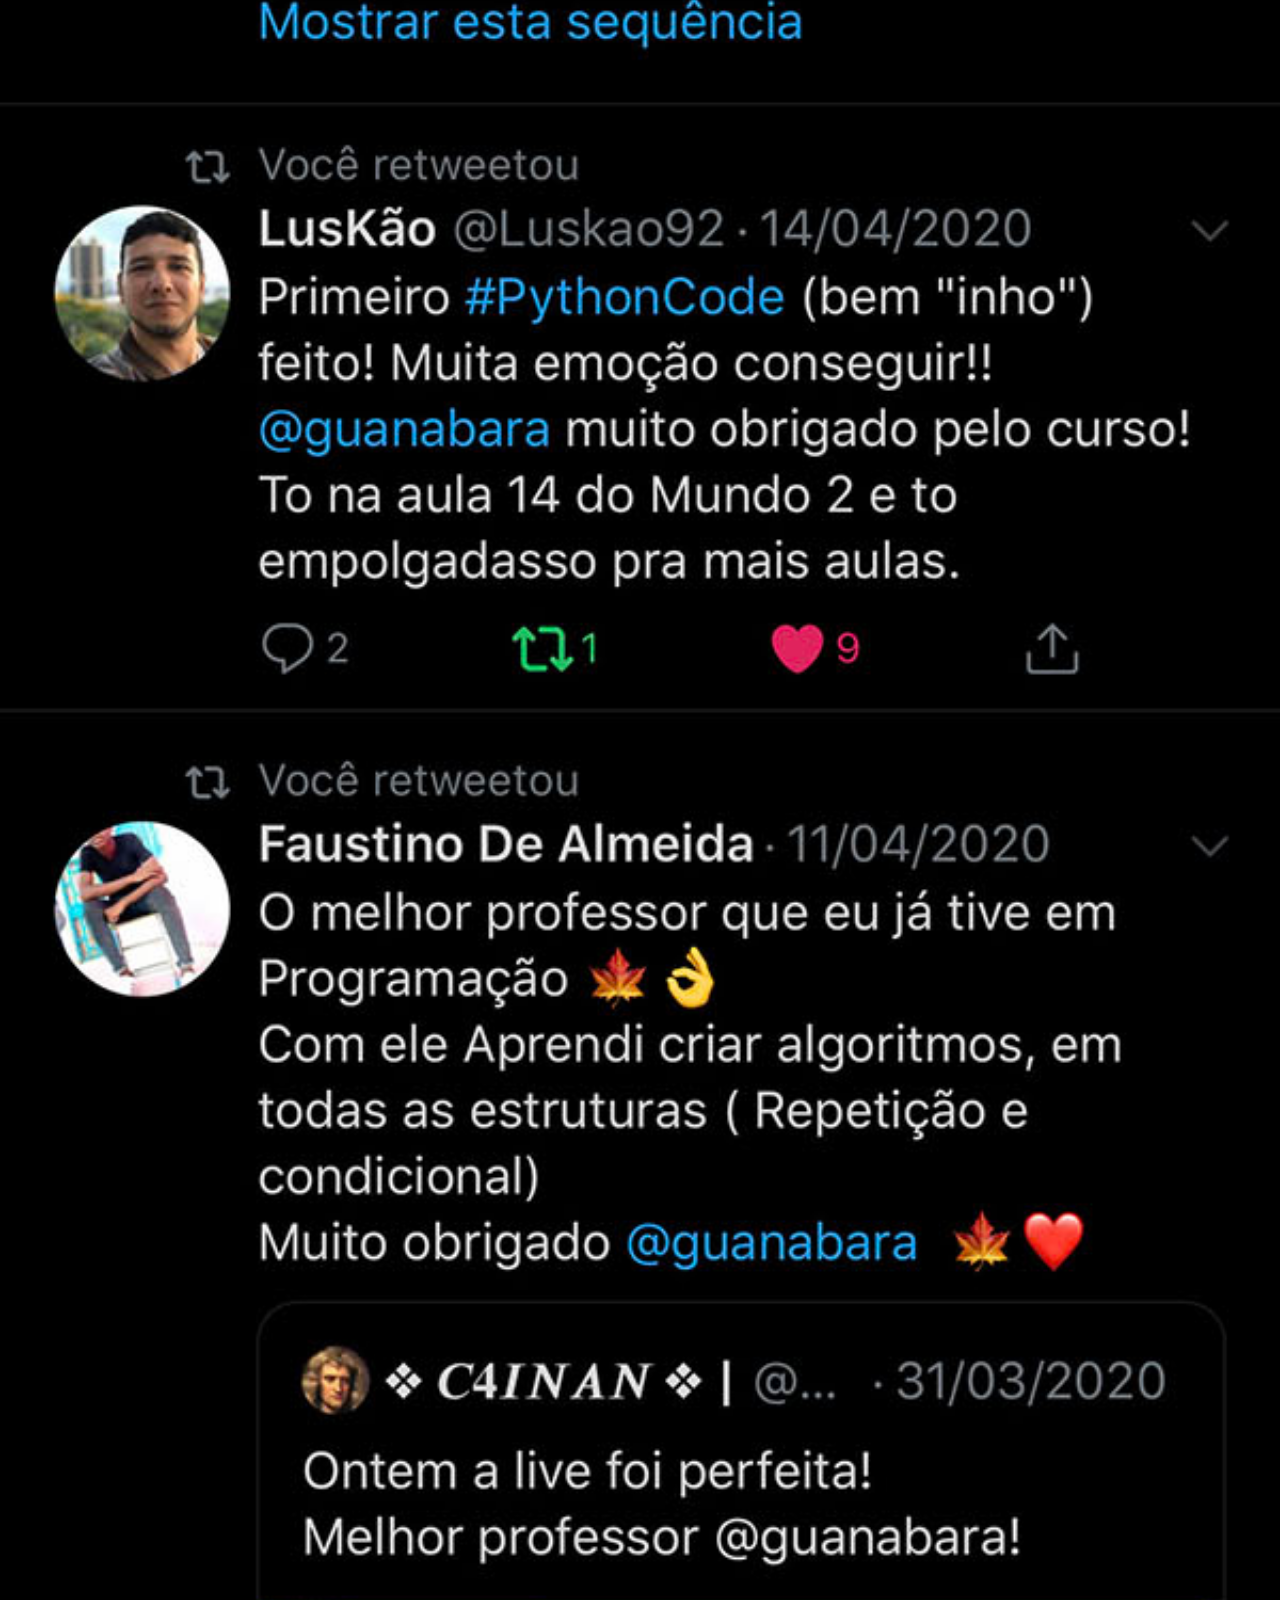
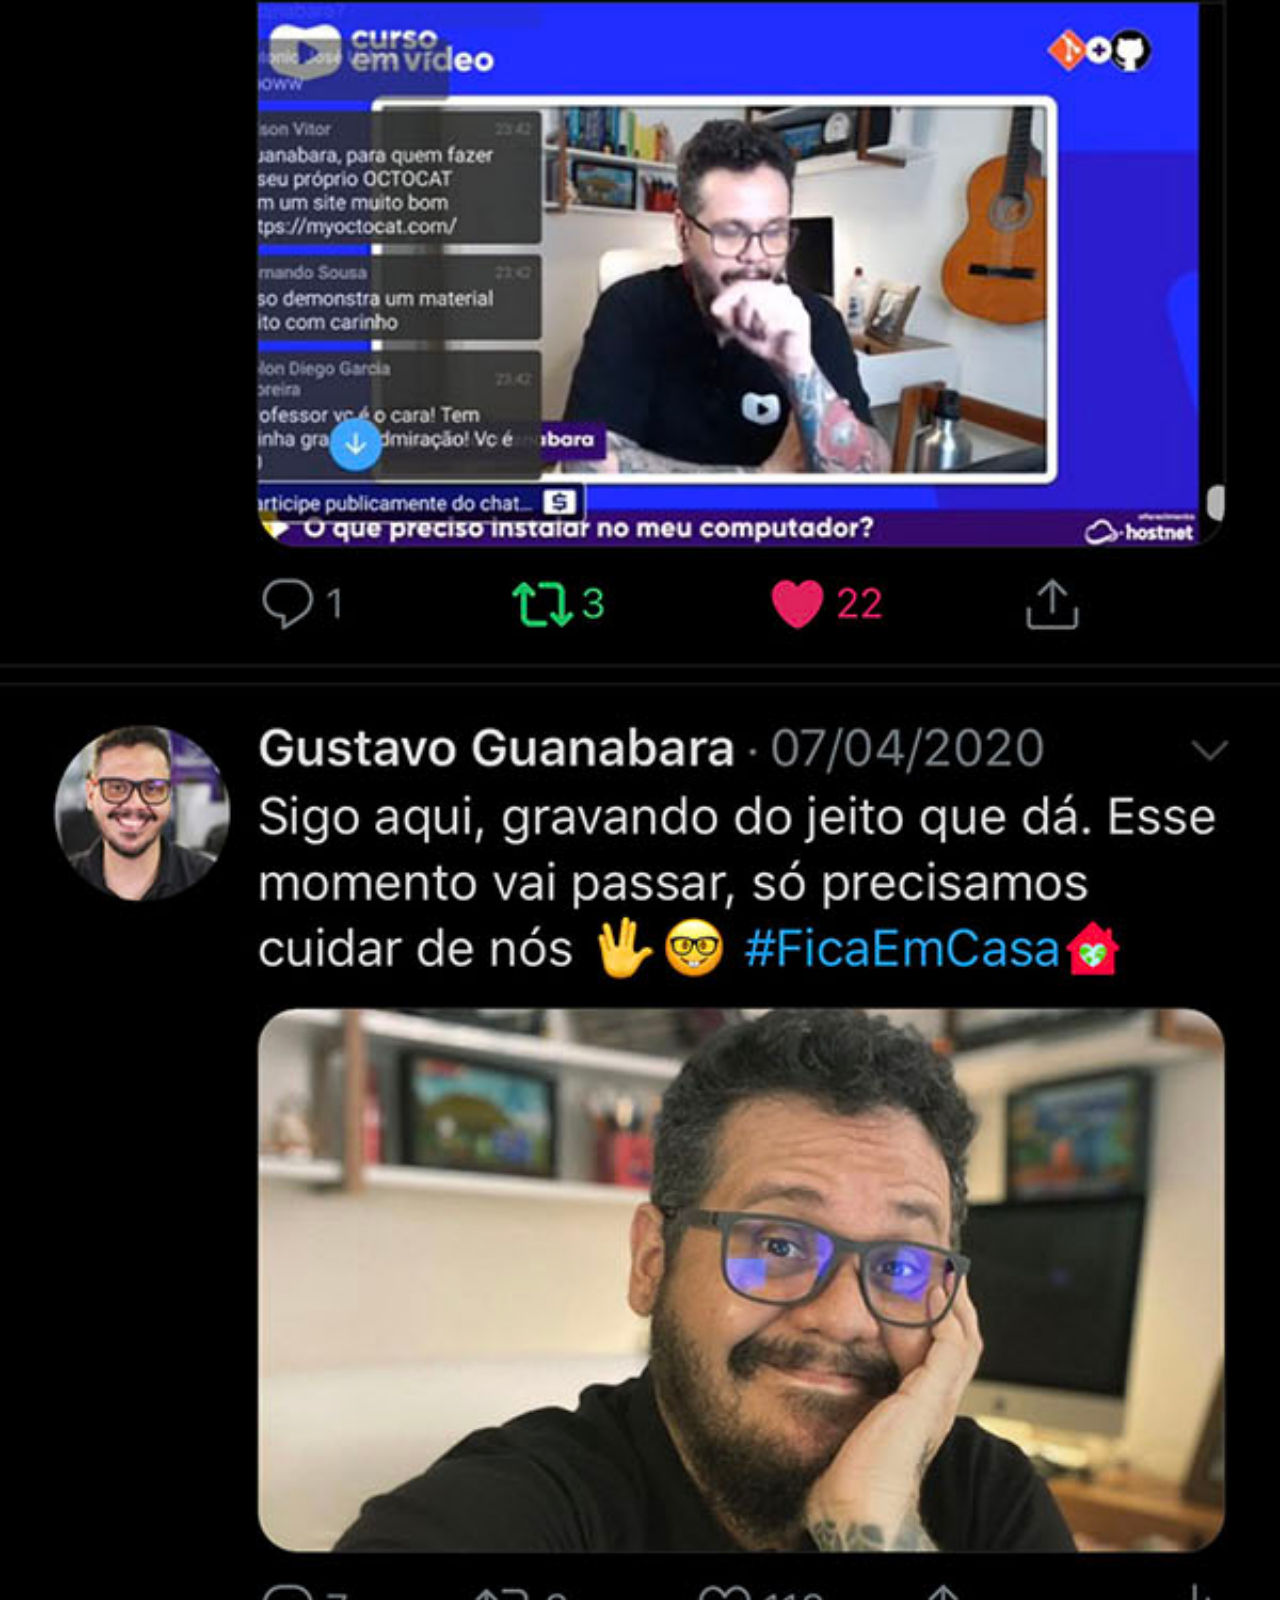
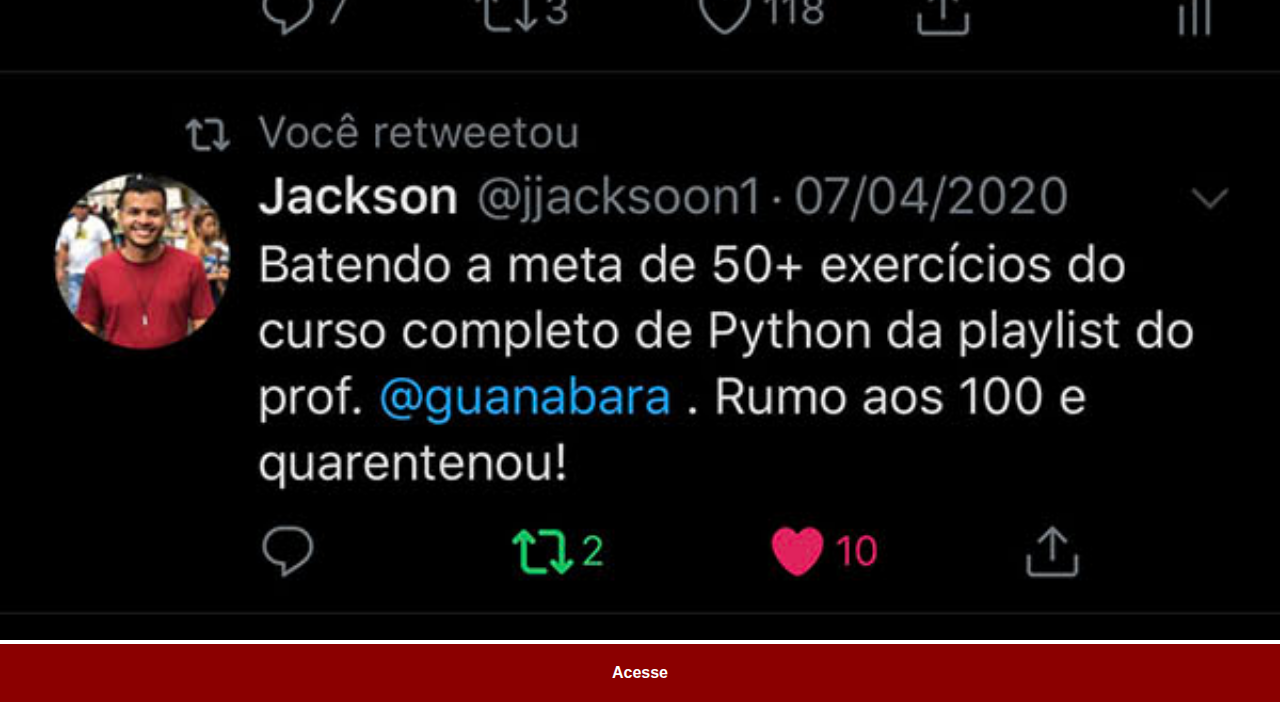
<file: twitter.html>
<!DOCTYPE html>
<html lang="pt-br">
<head>
    <meta charset="UTF-8">
    <meta http-equiv="X-UA-Compatible" content="IE=edge">
    <meta name="viewport" content="width=device-width, initial-scale=1.0">
    <title>Twitter</title>
    <link rel="stylesheet" href="estilos/social.css">
</head>
<body>
    <img src="imagens/tela-twitter.jpg" alt="Twitter">
    <a href="https://twitter.com/guanabara" target="_blank">Acesse</a>
</body>
</html>
</file>
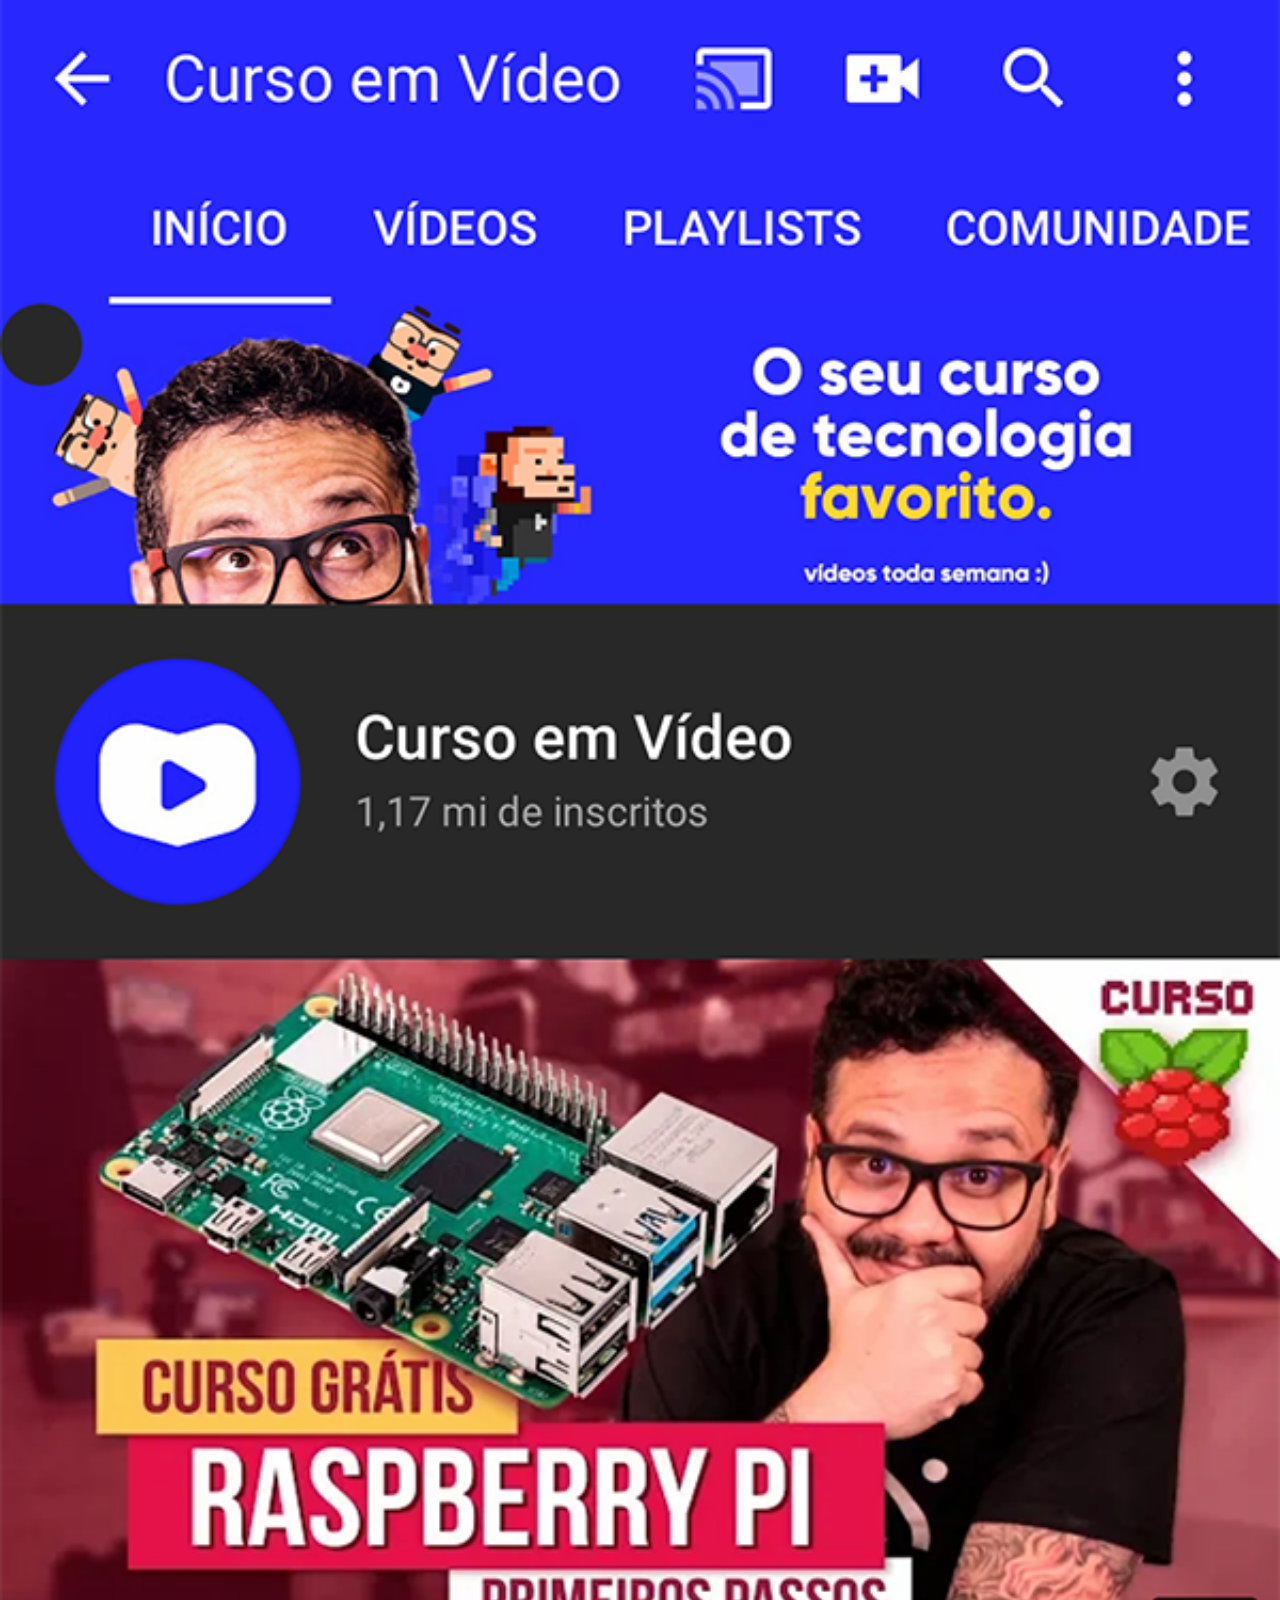
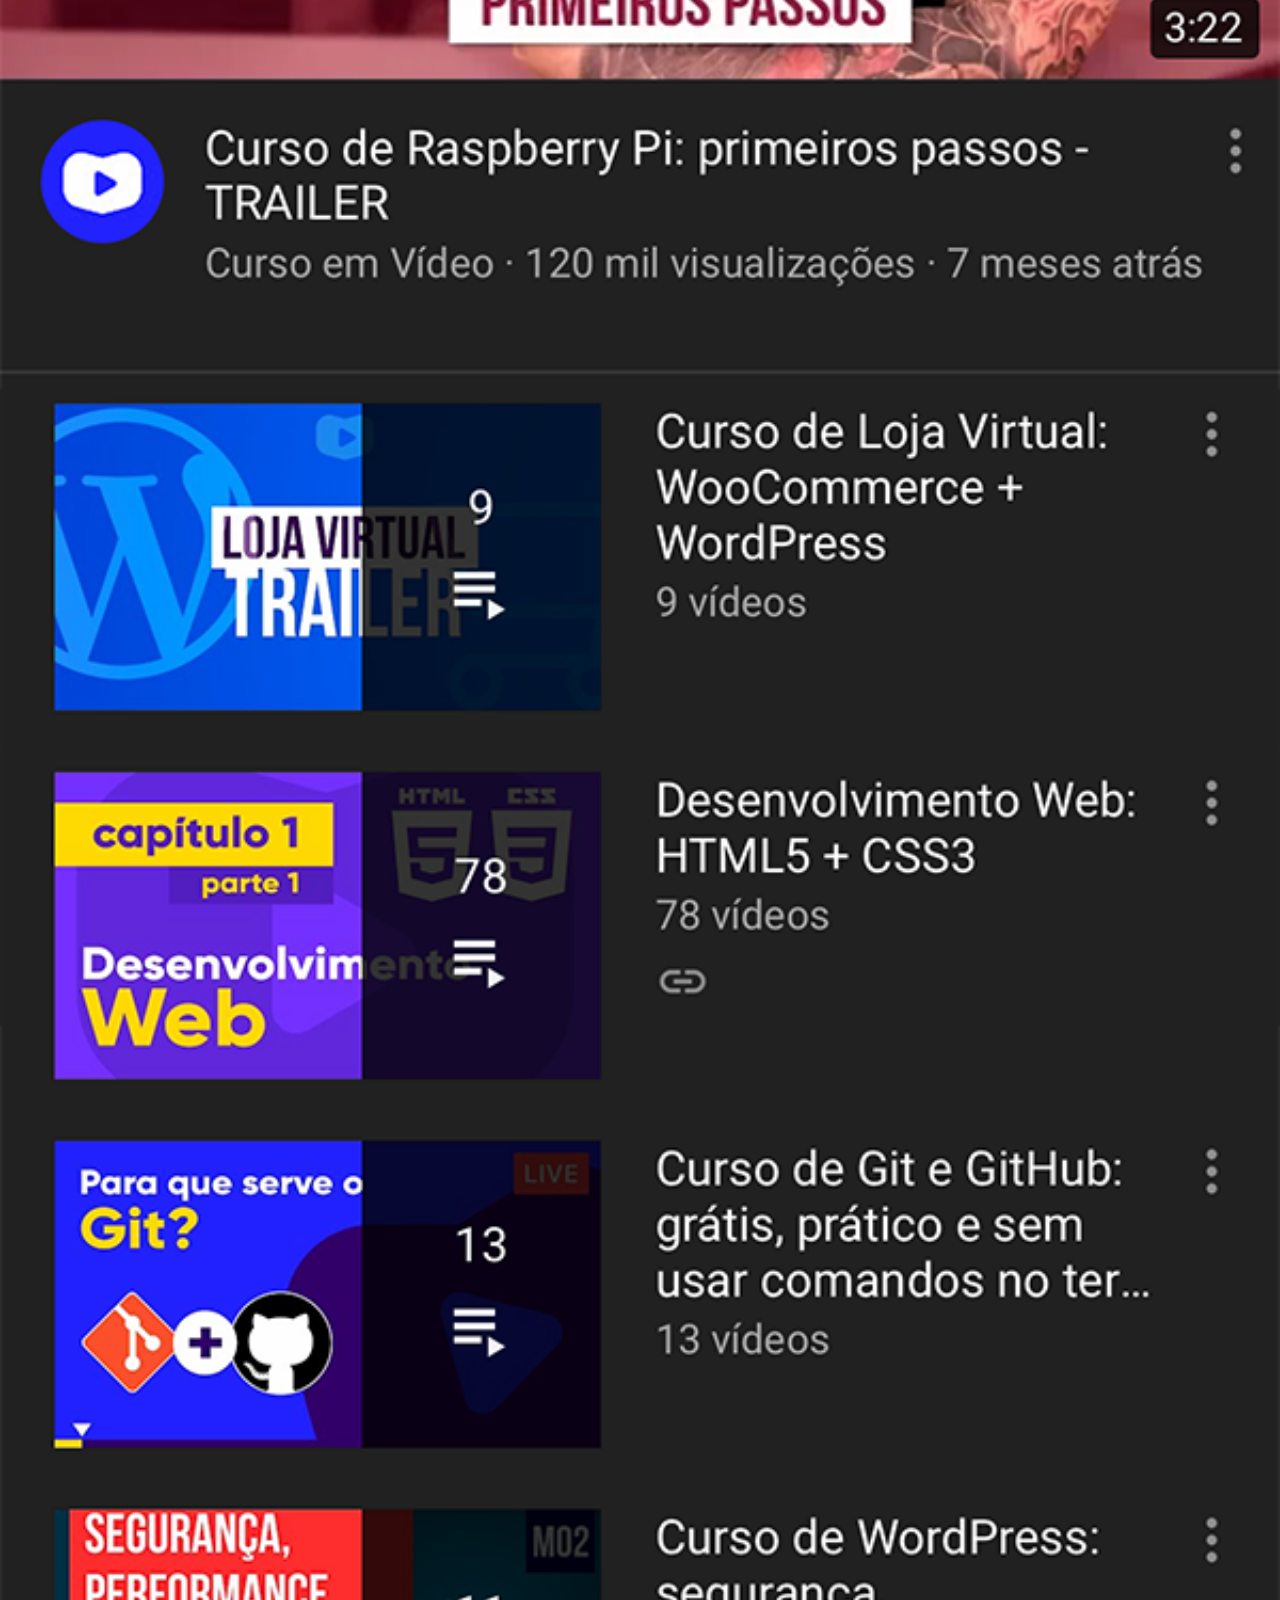
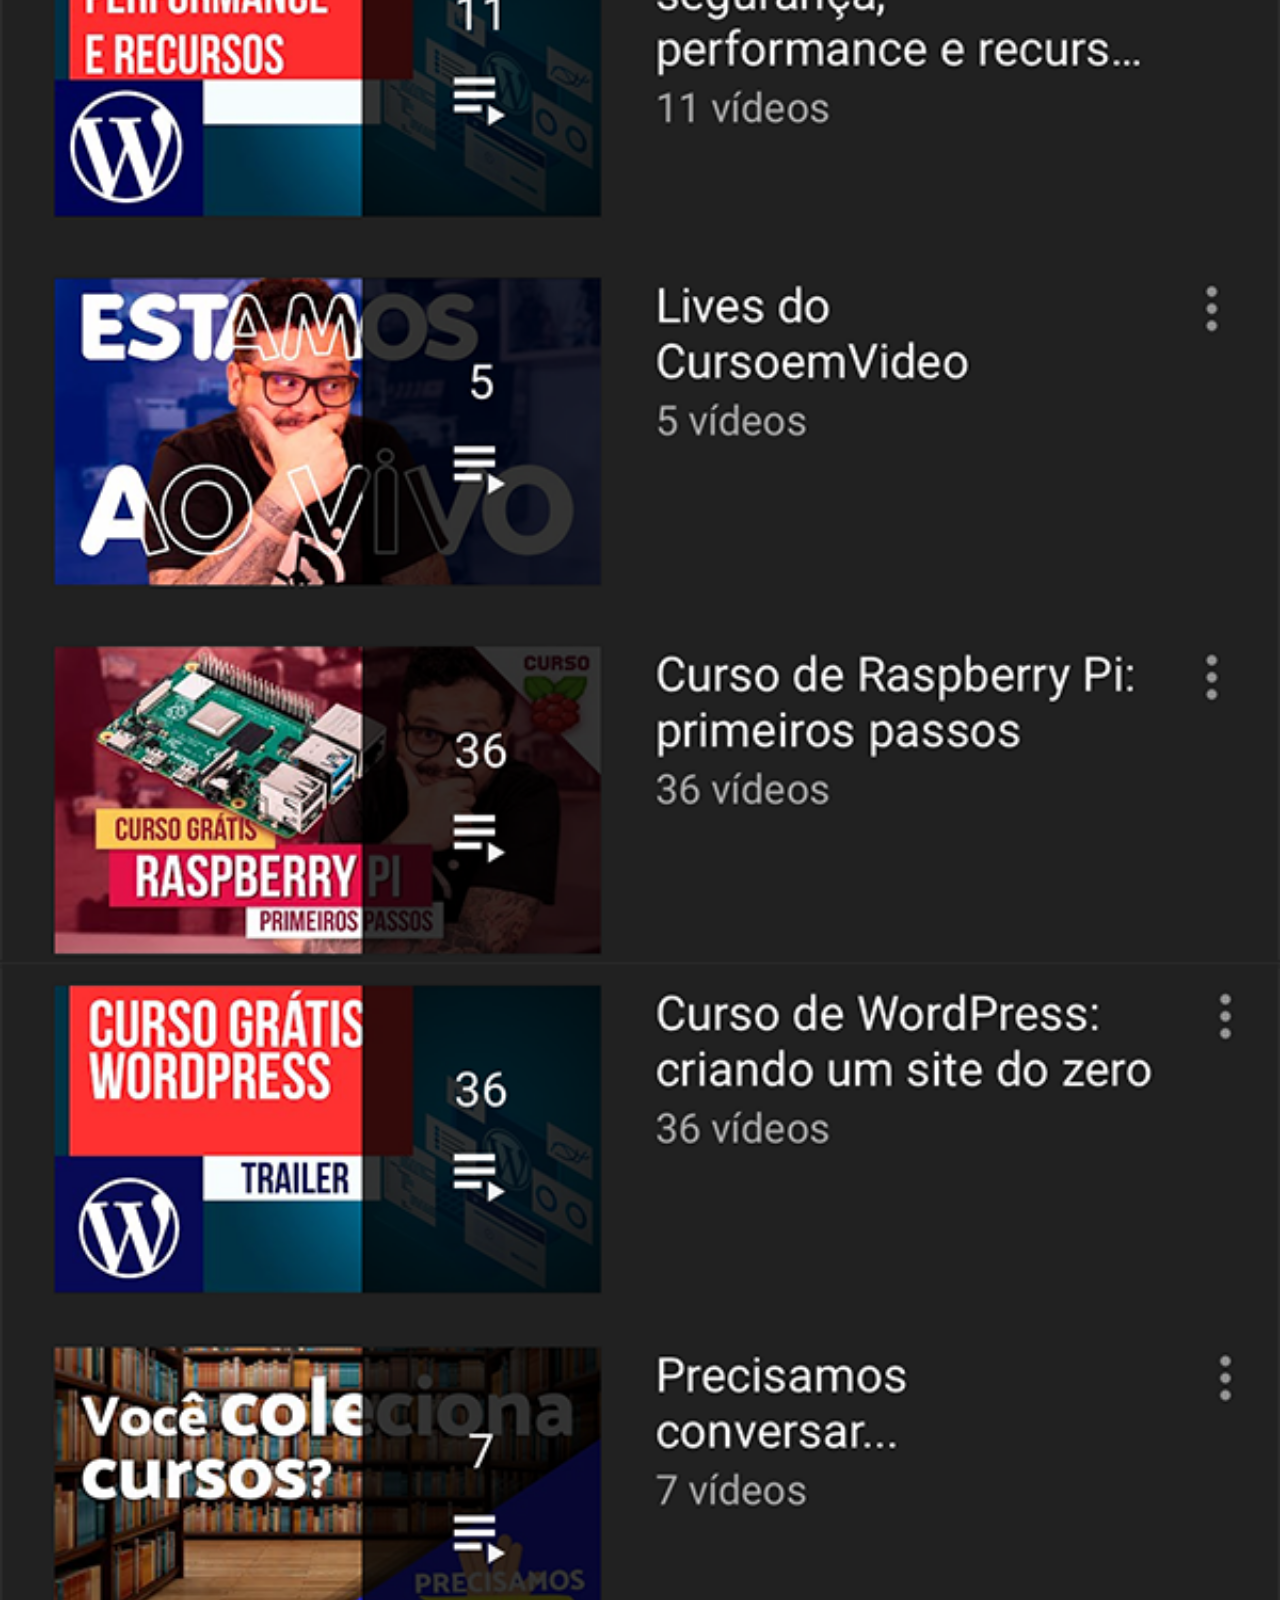
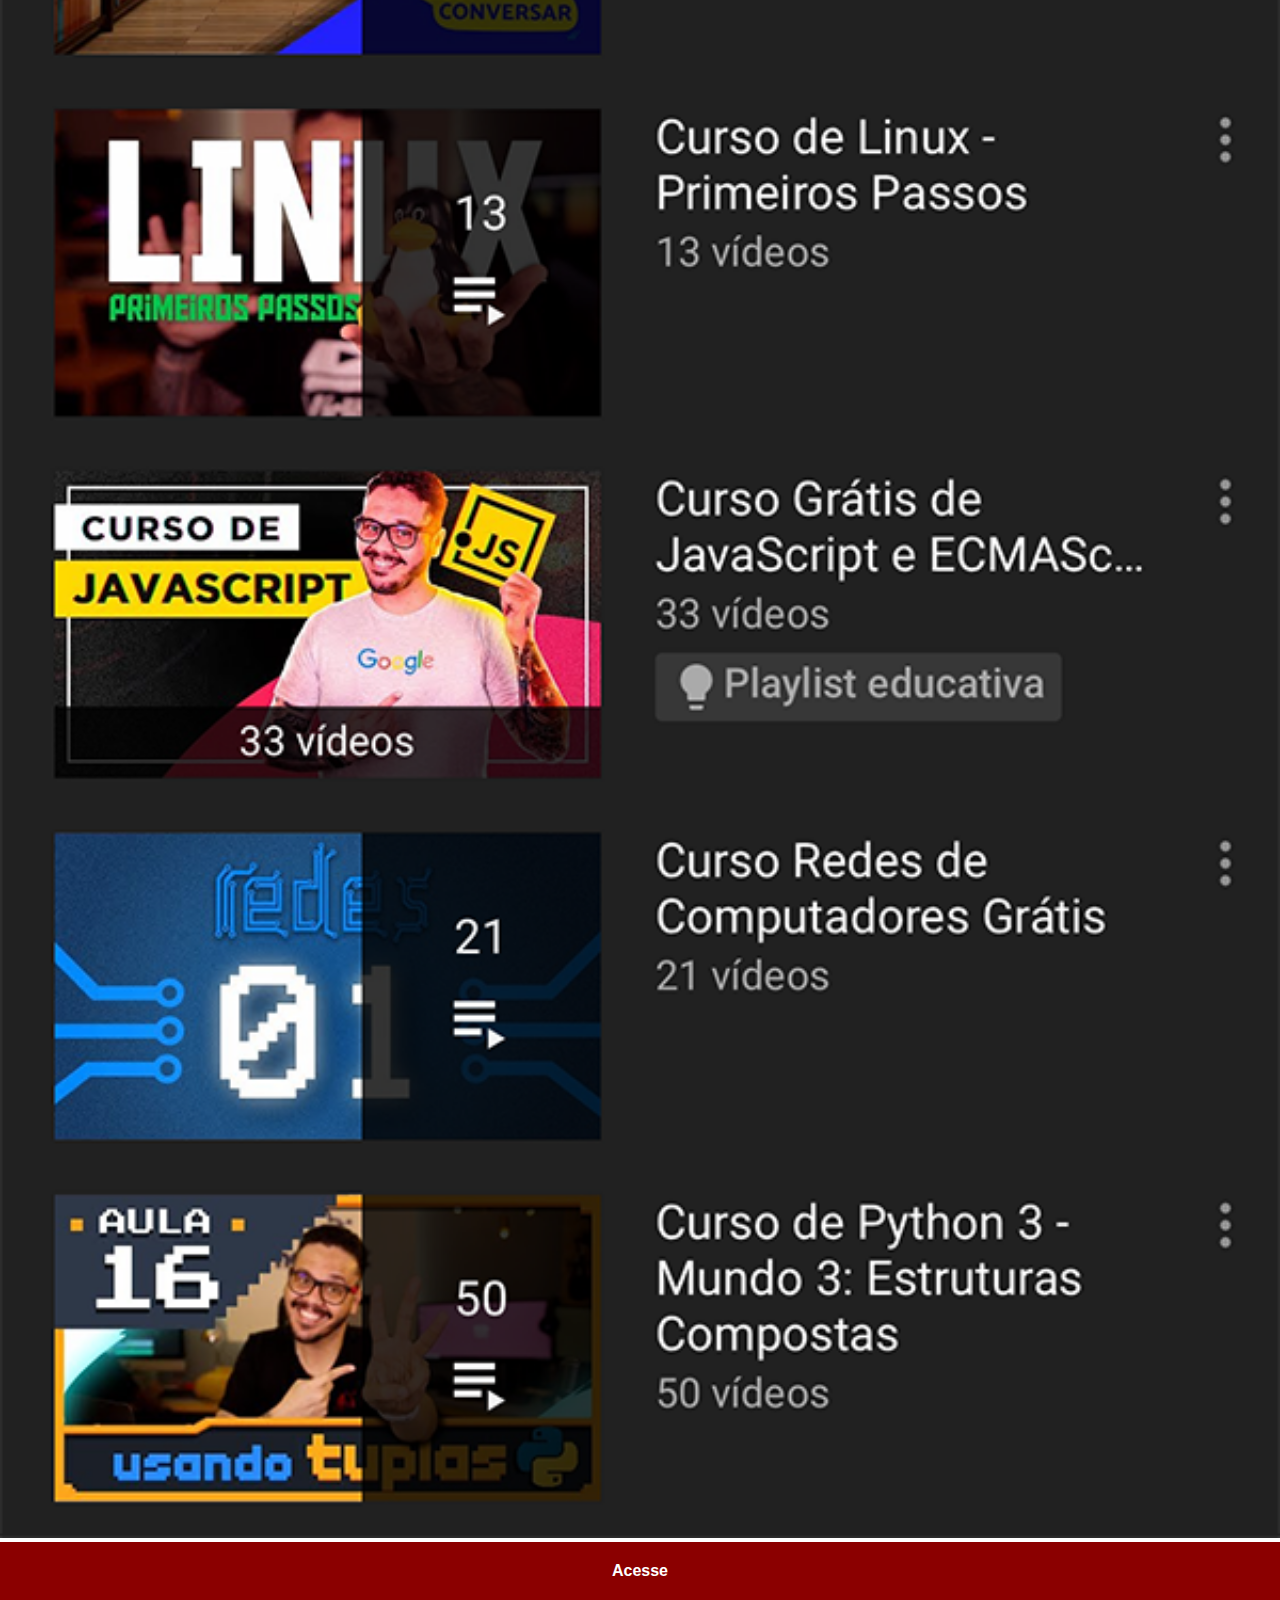
<file: youtube.html>
<!DOCTYPE html>
<html lang="pt-br">
<head>
    <meta charset="UTF-8">
    <meta http-equiv="X-UA-Compatible" content="IE=edge">
    <meta name="viewport" content="width=device-width, initial-scale=1.0">
    <title>Youtube</title>
    <link rel="stylesheet" href="estilos/social.css">
</head>
<body>
    <img src="imagens/tela-youtube.png" alt="YouTube">
    <a href="https://www.youtube.com/user/cursoemvideo/playlists" target="_blank">Acesse</a>
</body>
</html>
</file>
<file: estilos/style.css>
@charset "UTF-8";

* {
    margin: 0px;
    padding: 0px;
    font-family: Arial, Helvetica, sans-serif;
}

html, body {
    height: 100vh;
    width: 100vw;
    background-color: black;
}

body {
    background: url('../imagens/fundo-madeira.jpg') no-repeat top center;
    background-size: cover;
    background-attachment: fixed;
}

main {
    height: 100vh;
    position: relative;
}

section#telefone {
    position: absolute;
    top: 50%;
    left: 50%;
    transform: translate(-50%, -50%);

    height: 627px;
    width: 311px;
    background: url("../imagens/frame-iphone.png") no-repeat;
}

iframe#tela {
    position: relative;
    top: 80px;
    left: 22px;
    width: 267px;
    height: 471px;
}

section#redes {
    text-align: right;
}

section#redes img {
    width: 50px;
    margin: 10px;
    border-radius: 50%;
    box-shadow: 2px 2px 5px rgba(0, 0, 0, 0.400);
    box-sizing: border-box;
}

section#redes img:hover {
    border: 2px solid rgba(255, 255, 255, 0.618);
    transform: translate(-3px, -3px);
    box-shadow: 5px 5px 10px rgba(0, 0, 0, 0.633);
    transition: transform 0.5s, border 2s;
}
</file>
<file: estilos/social.css>
@charset "UTF-8";

* {
    margin: 0px;
    padding: 0px;
    font-family: Arial, Helvetica, sans-serif;
}

::-webkit-scrollbar {
    width: 0px;
    height: 0px;
}

img {
    width: 100vw;
}

a {
    display: block;
    background-color: darkred;
    color: white;
    padding: 20px;
    text-align: center;
    font-weight: bolder;
    text-decoration: none;
}

a:hover {
    background-color: red;
    text-decoration: underline;
}
</file>
